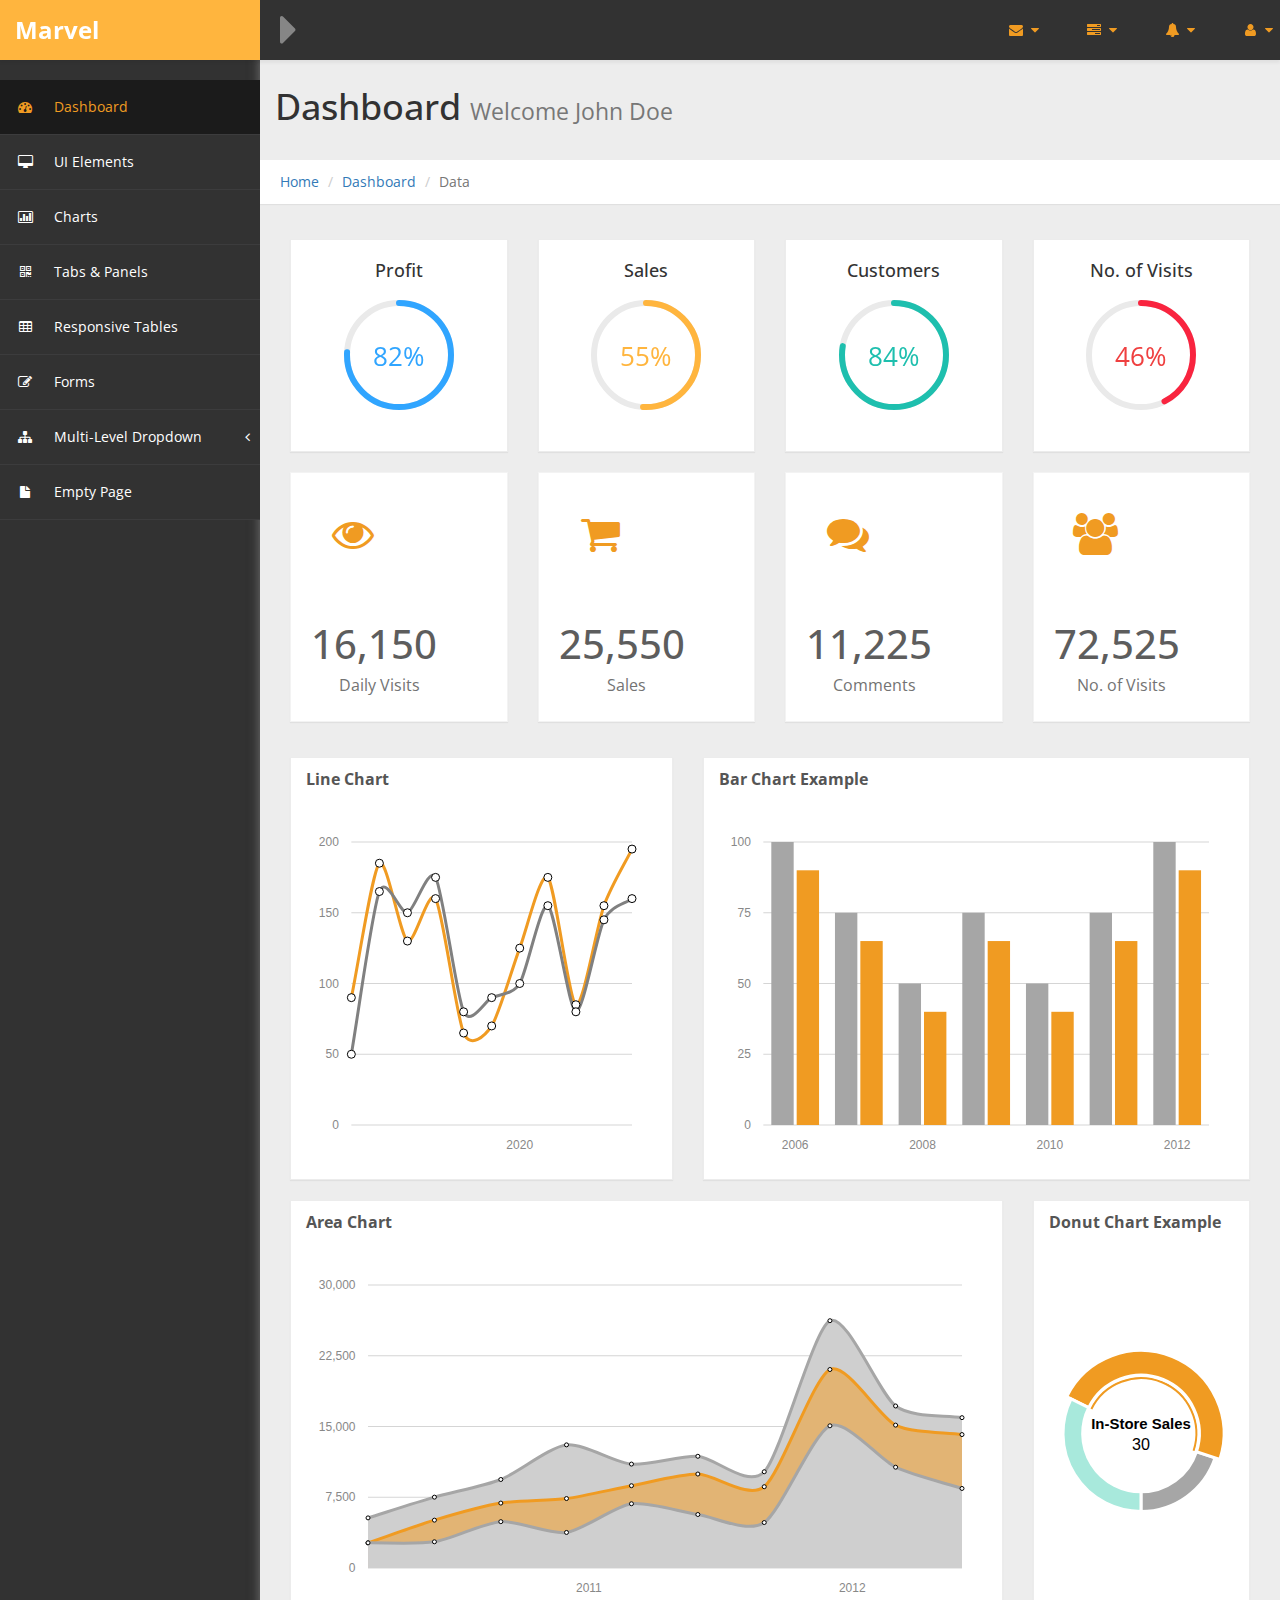
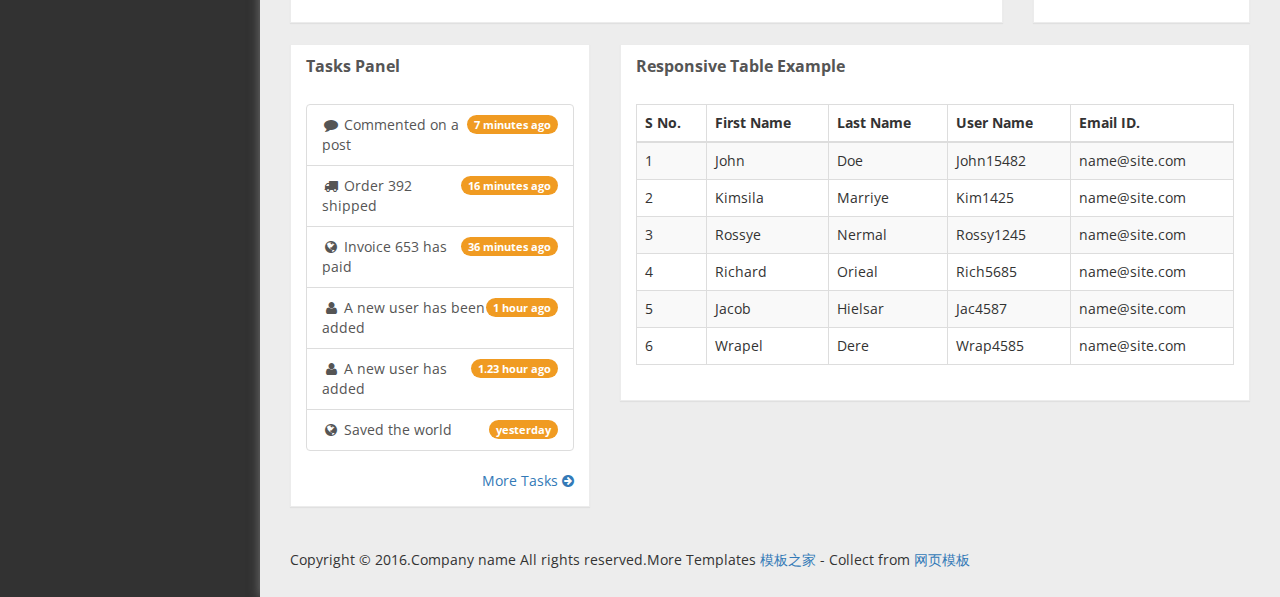
<file: index.html>
﻿<!DOCTYPE html>
<html xmlns="http://www.w3.org/1999/xhtml">

<head>
    <meta charset="utf-8" />
    <meta name="viewport" content="width=device-width, initial-scale=1.0" />
    <title>cssmoban</title>
    <!-- Bootstrap Styles-->
    <link href="assets/css/bootstrap.css" rel="stylesheet" />
    <!-- FontAwesome Styles-->
    <link href="assets/css/font-awesome.css" rel="stylesheet" />
    <!-- Morris Chart Styles-->
    <link href="assets/js/morris/morris-0.4.3.min.css" rel="stylesheet" />
    <!-- Custom Styles-->
    <link href="assets/css/custom-styles.css" rel="stylesheet" />
    <!-- Google Fonts-->
    <link href='https://fonts.googleapis.com/css?family=Open+Sans' rel='stylesheet' type='text/css' />
    <link rel="stylesheet" href="assets/js/Lightweight-Chart/cssCharts.css"> 
</head>

<body>
    <div id="wrapper">
        <nav class="navbar navbar-default top-navbar" role="navigation">
            <div class="navbar-header">
                <button type="button" class="navbar-toggle" data-toggle="collapse" data-target=".sidebar-collapse">
                    <span class="sr-only">Toggle navigation</span>
                    <span class="icon-bar"></span>
                    <span class="icon-bar"></span>
                    <span class="icon-bar"></span>
                </button>
                <a class="navbar-brand" href="index.html"><strong>Marvel</strong></a>
				
		<div id="sideNav" href=""><i class="fa fa-caret-right"></i></div>
            </div>

            <ul class="nav navbar-top-links navbar-right">
                <li class="dropdown">
                    <a class="dropdown-toggle" data-toggle="dropdown" href="#" aria-expanded="false">
                        <i class="fa fa-envelope fa-fw"></i> <i class="fa fa-caret-down"></i>
                    </a>
                    <ul class="dropdown-menu dropdown-messages">
                        <li>
                            <a href="#">
                                <div>
                                    <strong>John Doe</strong>
                                    <span class="pull-right text-muted">
                                        <em>Today</em>
                                    </span>
                                </div>
                                <div>Lorem Ipsum has been the industry's standard dummy text ever since the 1500s...</div>
                            </a>
                        </li>
                        <li class="divider"></li>
                        <li>
                            <a href="#">
                                <div>
                                    <strong>John Smith</strong>
                                    <span class="pull-right text-muted">
                                        <em>Yesterday</em>
                                    </span>
                                </div>
                                <div>Lorem Ipsum has been the industry's standard dummy text ever since an kwilnw...</div>
                            </a>
                        </li>
                        <li class="divider"></li>
                        <li>
                            <a href="#">
                                <div>
                                    <strong>John Smith</strong>
                                    <span class="pull-right text-muted">
                                        <em>Yesterday</em>
                                    </span>
                                </div>
                                <div>Lorem Ipsum has been the industry's standard dummy text ever since the...</div>
                            </a>
                        </li>
                        <li class="divider"></li>
                        <li>
                            <a class="text-center" href="#">
                                <strong>Read All Messages</strong>
                                <i class="fa fa-angle-right"></i>
                            </a>
                        </li>
                    </ul>
                    <!-- /.dropdown-messages -->
                </li>
                <!-- /.dropdown -->
                <li class="dropdown">
                    <a class="dropdown-toggle" data-toggle="dropdown" href="#" aria-expanded="false">
                        <i class="fa fa-tasks fa-fw"></i> <i class="fa fa-caret-down"></i>
                    </a>
                    <ul class="dropdown-menu dropdown-tasks">
                        <li>
                            <a href="#">
                                <div>
                                    <p>
                                        <strong>Task 1</strong>
                                        <span class="pull-right text-muted">60% Complete</span>
                                    </p>
                                    <div class="progress progress-striped active">
                                        <div class="progress-bar progress-bar-success" role="progressbar" aria-valuenow="60" aria-valuemin="0" aria-valuemax="100" style="width: 60%">
                                            <span class="sr-only">60% Complete (success)</span>
                                        </div>
                                    </div>
                                </div>
                            </a>
                        </li>
                        <li class="divider"></li>
                        <li>
                            <a href="#">
                                <div>
                                    <p>
                                        <strong>Task 2</strong>
                                        <span class="pull-right text-muted">28% Complete</span>
                                    </p>
                                    <div class="progress progress-striped active">
                                        <div class="progress-bar progress-bar-info" role="progressbar" aria-valuenow="28" aria-valuemin="0" aria-valuemax="100" style="width: 28%">
                                            <span class="sr-only">28% Complete</span>
                                        </div>
                                    </div>
                                </div>
                            </a>
                        </li>
                        <li class="divider"></li>
                        <li>
                            <a href="#">
                                <div>
                                    <p>
                                        <strong>Task 3</strong>
                                        <span class="pull-right text-muted">60% Complete</span>
                                    </p>
                                    <div class="progress progress-striped active">
                                        <div class="progress-bar progress-bar-warning" role="progressbar" aria-valuenow="60" aria-valuemin="0" aria-valuemax="100" style="width: 60%">
                                            <span class="sr-only">60% Complete (warning)</span>
                                        </div>
                                    </div>
                                </div>
                            </a>
                        </li>
                        <li class="divider"></li>
                        <li>
                            <a href="#">
                                <div>
                                    <p>
                                        <strong>Task 4</strong>
                                        <span class="pull-right text-muted">85% Complete</span>
                                    </p>
                                    <div class="progress progress-striped active">
                                        <div class="progress-bar progress-bar-danger" role="progressbar" aria-valuenow="85" aria-valuemin="0" aria-valuemax="100" style="width: 85%">
                                            <span class="sr-only">85% Complete (danger)</span>
                                        </div>
                                    </div>
                                </div>
                            </a>
                        </li>
                        <li class="divider"></li>
                        <li>
                            <a class="text-center" href="#">
                                <strong>See All Tasks</strong>
                                <i class="fa fa-angle-right"></i>
                            </a>
                        </li>
                    </ul>
                    <!-- /.dropdown-tasks -->
                </li>
                <!-- /.dropdown -->
                <li class="dropdown">
                    <a class="dropdown-toggle" data-toggle="dropdown" href="#" aria-expanded="false">
                        <i class="fa fa-bell fa-fw"></i> <i class="fa fa-caret-down"></i>
                    </a>
                    <ul class="dropdown-menu dropdown-alerts">
                        <li>
                            <a href="#">
                                <div>
                                    <i class="fa fa-comment fa-fw"></i> New Comment
                                    <span class="pull-right text-muted small">4 min</span>
                                </div>
                            </a>
                        </li>
                        <li class="divider"></li>
                        <li>
                            <a href="#">
                                <div>
                                    <i class="fa fa-twitter fa-fw"></i> 3 New Followers
                                    <span class="pull-right text-muted small">12 min</span>
                                </div>
                            </a>
                        </li>
                        <li class="divider"></li>
                        <li>
                            <a href="#">
                                <div>
                                    <i class="fa fa-envelope fa-fw"></i> Message Sent
                                    <span class="pull-right text-muted small">4 min</span>
                                </div>
                            </a>
                        </li>
                        <li class="divider"></li>
                        <li>
                            <a href="#">
                                <div>
                                    <i class="fa fa-tasks fa-fw"></i> New Task
                                    <span class="pull-right text-muted small">4 min</span>
                                </div>
                            </a>
                        </li>
                        <li class="divider"></li>
                        <li>
                            <a href="#">
                                <div>
                                    <i class="fa fa-upload fa-fw"></i> Server Rebooted
                                    <span class="pull-right text-muted small">4 min</span>
                                </div>
                            </a>
                        </li>
                        <li class="divider"></li>
                        <li>
                            <a class="text-center" href="#">
                                <strong>See All Alerts</strong>
                                <i class="fa fa-angle-right"></i>
                            </a>
                        </li>
                    </ul>
                    <!-- /.dropdown-alerts -->
                </li>
                <!-- /.dropdown -->
                <li class="dropdown">
                    <a class="dropdown-toggle" data-toggle="dropdown" href="#" aria-expanded="false">
                        <i class="fa fa-user fa-fw"></i> <i class="fa fa-caret-down"></i>
                    </a>
                    <ul class="dropdown-menu dropdown-user">
                        <li><a href="#"><i class="fa fa-user fa-fw"></i> User Profile</a>
                        </li>
                        <li><a href="#"><i class="fa fa-gear fa-fw"></i> Settings</a>
                        </li>
                        <li class="divider"></li>
                        <li><a href="#"><i class="fa fa-sign-out fa-fw"></i> Logout</a>
                        </li>
                    </ul>
                    <!-- /.dropdown-user -->
                </li>
                <!-- /.dropdown -->
            </ul>
        </nav>
        <!--/. NAV TOP  -->
        <nav class="navbar-default navbar-side" role="navigation">
            <div class="sidebar-collapse">
                <ul class="nav" id="main-menu">

                    <li>
                        <a class="active-menu" href="index.html"><i class="fa fa-dashboard"></i> Dashboard</a>
                    </li>
                    <li>
                        <a href="ui-elements.html"><i class="fa fa-desktop"></i> UI Elements</a>
                    </li>
					<li>
                        <a href="chart.html"><i class="fa fa-bar-chart-o"></i> Charts</a>
                    </li>
                    <li>
                        <a href="tab-panel.html"><i class="fa fa-qrcode"></i> Tabs & Panels</a>
                    </li>
                    
                    <li>
                        <a href="table.html"><i class="fa fa-table"></i> Responsive Tables</a>
                    </li>
                    <li>
                        <a href="form.html"><i class="fa fa-edit"></i> Forms </a>
                    </li>


                    <li>
                        <a href="#"><i class="fa fa-sitemap"></i> Multi-Level Dropdown<span class="fa arrow"></span></a>
                        <ul class="nav nav-second-level">
                            <li>
                                <a href="#">Second Level Link</a>
                            </li>
                            <li>
                                <a href="#">Second Level Link</a>
                            </li>
                            <li>
                                <a href="#">Second Level Link<span class="fa arrow"></span></a>
                                <ul class="nav nav-third-level">
                                    <li>
                                        <a href="#">Third Level Link</a>
                                    </li>
                                    <li>
                                        <a href="#">Third Level Link</a>
                                    </li>
                                    <li>
                                        <a href="#">Third Level Link</a>
                                    </li>

                                </ul>

                            </li>
                        </ul>
                    </li>
                    <li>
                        <a href="empty.html"><i class="fa fa-fw fa-file"></i> Empty Page</a>
                    </li>
                </ul>

            </div>

        </nav>
        <!-- /. NAV SIDE  -->
      
		<div id="page-wrapper">
		  <div class="header"> 
                        <h1 class="page-header">
                            Dashboard <small>Welcome John Doe</small>
                        </h1>
						<ol class="breadcrumb">
					  <li><a href="#">Home</a></li>
					  <li><a href="#">Dashboard</a></li>
					  <li class="active">Data</li>
					</ol> 
									
		</div>
            <div id="page-inner">

                <!-- /. ROW  -->
	
		<div class="row">
			<div class="col-xs-6 col-md-3">
				<div class="panel panel-default">
					<div class="panel-body easypiechart-panel">
						<h4>Profit</h4>
						<div class="easypiechart" id="easypiechart-blue" data-percent="82" ><span class="percent">82%</span>
						</div>
					</div>
				</div>
			</div>
			<div class="col-xs-6 col-md-3">
				<div class="panel panel-default">
					<div class="panel-body easypiechart-panel">
						<h4>Sales</h4>
						<div class="easypiechart" id="easypiechart-orange" data-percent="55" ><span class="percent">55%</span>
						</div>
					</div>
				</div>
			</div>
			<div class="col-xs-6 col-md-3">
				<div class="panel panel-default">
					<div class="panel-body easypiechart-panel">
						<h4>Customers</h4>
						<div class="easypiechart" id="easypiechart-teal" data-percent="84" ><span class="percent">84%</span>
						</div>
					</div>
				</div>
			</div>
			<div class="col-xs-6 col-md-3">
				<div class="panel panel-default">
					<div class="panel-body easypiechart-panel">
						<h4>No. of Visits</h4>
						<div class="easypiechart" id="easypiechart-red" data-percent="46" ><span class="percent">46%</span>
						</div>
					</div>
				</div>
			</div>
		</div><!--/.row-->
			
		
                <div class="row">
                    <div class="col-md-3 col-sm-12 col-xs-12">
                        <div class="panel panel-primary text-center no-boder blue">
                            <div class="panel-left pull-left blue">
                                <i class="fa fa-eye fa-5x"></i>
                                
                            </div>
                            <div class="panel-right">
								<h3>16,150</h3>
                               <strong> Daily Visits</strong>
                            </div>
                        </div>
                    </div>
                    <div class="col-md-3 col-sm-12 col-xs-12">
                        <div class="panel panel-primary text-center no-boder blue">
                              <div class="panel-left pull-left blue">
                                <i class="fa fa-shopping-cart fa-5x"></i>
								</div>
                                
                            <div class="panel-right">
							<h3>25,550 </h3>
                               <strong> Sales</strong>

                            </div>
                        </div>
                    </div>
                    <div class="col-md-3 col-sm-12 col-xs-12">
                        <div class="panel panel-primary text-center no-boder blue">
                            <div class="panel-left pull-left blue">
                                <i class="fa fa fa-comments fa-5x"></i>
                               
                            </div>
                            <div class="panel-right">
							 <h3>11,225 </h3>
                               <strong> Comments </strong>

                            </div>
                        </div>
                    </div>
                    <div class="col-md-3 col-sm-12 col-xs-12">
                        <div class="panel panel-primary text-center no-boder blue">
                            <div class="panel-left pull-left blue">
                                <i class="fa fa-users fa-5x"></i>
                                
                            </div>
                            <div class="panel-right">
							<h3>72,525 </h3>
                             <strong>No. of Visits</strong>

                            </div>
                        </div>
                    </div>
                </div>
				
				<div class="row">
				<div class="col-md-5">
						<div class="panel panel-default">
						<div class="panel-heading">
							Line Chart
						</div>
						<div class="panel-body">
							<div id="morris-line-chart"></div>
						</div>						
					</div>   
					</div>		
					
						<div class="col-md-7">
					<div class="panel panel-default">
					<div class="panel-heading">
                                Bar Chart Example
                            </div>
                            <div class="panel-body">
                                <div id="morris-bar-chart"></div>
                            </div>
						
					</div>  
					</div>
					
				</div> 
			 
				
				
                <div class="row">
                    <div class="col-md-9 col-sm-12 col-xs-12">
                        <div class="panel panel-default">                            
							<div class="panel-heading">
							Area Chart
						</div>
						<div class="panel-body">
							<div id="morris-area-chart"></div>
						</div>
                        </div>
                    </div>
                    <div class="col-md-3 col-sm-12 col-xs-12">
                        <div class="panel panel-default">
                            <div class="panel-heading">
                                Donut Chart Example
                            </div>
                            <div class="panel-body">
                                <div id="morris-donut-chart"></div>
                            </div>
                        </div>
                    </div>

                </div>
				<div class="row">
				<div class="col-md-12">
				
					</div>		
				</div> 	
                <!-- /. ROW  -->

	   
				
				
				
                <div class="row">
                    <div class="col-md-4 col-sm-12 col-xs-12">
                        <div class="panel panel-default">
                            <div class="panel-heading">
                                Tasks Panel
                            </div>
                            <div class="panel-body">
                                <div class="list-group">

                                    <a href="#" class="list-group-item">
                                        <span class="badge">7 minutes ago</span>
                                        <i class="fa fa-fw fa-comment"></i> Commented on a post
                                    </a>
                                    <a href="#" class="list-group-item">
                                        <span class="badge">16 minutes ago</span>
                                        <i class="fa fa-fw fa-truck"></i> Order 392 shipped
                                    </a>
                                    <a href="#" class="list-group-item">
                                        <span class="badge">36 minutes ago</span>
                                        <i class="fa fa-fw fa-globe"></i> Invoice 653 has paid
                                    </a>
                                    <a href="#" class="list-group-item">
                                        <span class="badge">1 hour ago</span>
                                        <i class="fa fa-fw fa-user"></i> A new user has been added
                                    </a>
                                    <a href="#" class="list-group-item">
                                        <span class="badge">1.23 hour ago</span>
                                        <i class="fa fa-fw fa-user"></i> A new user has added
                                    </a>
                                    <a href="#" class="list-group-item">
                                        <span class="badge">yesterday</span>
                                        <i class="fa fa-fw fa-globe"></i> Saved the world
                                    </a>
                                </div>
                                <div class="text-right">
                                    <a href="#">More Tasks <i class="fa fa-arrow-circle-right"></i></a>
                                </div>
                            </div>
                        </div>

                    </div>
                    <div class="col-md-8 col-sm-12 col-xs-12">

                        <div class="panel panel-default">
                            <div class="panel-heading">
                                Responsive Table Example
                            </div> 
                            <div class="panel-body">
                                <div class="table-responsive">
                                    <table class="table table-striped table-bordered table-hover">
                                        <thead>
                                            <tr>
                                                <th>S No.</th>
                                                <th>First Name</th>
                                                <th>Last Name</th>
                                                <th>User Name</th>
                                                <th>Email ID.</th>
                                            </tr>
                                        </thead>
                                        <tbody>
                                            <tr>
                                                <td>1</td>
                                                <td>John</td>
                                                <td>Doe</td>
                                                <td>John15482</td>
                                                <td>name@site.com</td>
                                            </tr>
                                            <tr>
                                                <td>2</td>
                                                <td>Kimsila</td>
                                                <td>Marriye</td>
                                                <td>Kim1425</td>
                                                <td>name@site.com</td>
                                            </tr>
                                            <tr>
                                                <td>3</td>
                                                <td>Rossye</td>
                                                <td>Nermal</td>
                                                <td>Rossy1245</td>
                                                <td>name@site.com</td>
                                            </tr>
                                            <tr>
                                                <td>4</td>
                                                <td>Richard</td>
                                                <td>Orieal</td>
                                                <td>Rich5685</td>
                                                <td>name@site.com</td>
                                            </tr>
                                            <tr>
                                                <td>5</td>
                                                <td>Jacob</td>
                                                <td>Hielsar</td>
                                                <td>Jac4587</td>
                                                <td>name@site.com</td>
                                            </tr>
                                            <tr>
                                                <td>6</td>
                                                <td>Wrapel</td>
                                                <td>Dere</td>
                                                <td>Wrap4585</td>
                                                <td>name@site.com</td>
                                            </tr>

                                        </tbody>
                                    </table>
                                </div>
                            </div>
                        </div>

                    </div>
                </div>
                <!-- /. ROW  -->
			
		
				<footer><p>Copyright &copy; 2016.Company name All rights reserved.More Templates <a href="http://www.cssmoban.com/" target="_blank" title="模板之家">模板之家</a> - Collect from <a href="http://www.cssmoban.com/" title="网页模板" target="_blank">网页模板</a></p>
				
        
				</footer>
            </div>
            <!-- /. PAGE INNER  -->
        </div>
        <!-- /. PAGE WRAPPER  -->
    </div>
    <!-- /. WRAPPER  -->
    <!-- JS Scripts-->
    <!-- jQuery Js -->
    <script src="assets/js/jquery-1.10.2.js"></script>
    <!-- Bootstrap Js -->
    <script src="assets/js/bootstrap.min.js"></script>
	 
    <!-- Metis Menu Js -->
    <script src="assets/js/jquery.metisMenu.js"></script>
    <!-- Morris Chart Js -->
    <script src="assets/js/morris/raphael-2.1.0.min.js"></script>
    <script src="assets/js/morris/morris.js"></script>
	
	
	<script src="assets/js/easypiechart.js"></script>
	<script src="assets/js/easypiechart-data.js"></script>
	
	 <script src="assets/js/Lightweight-Chart/jquery.chart.js"></script>
	
    <!-- Custom Js -->
    <script src="assets/js/custom-scripts.js"></script>

      <script>
    
      </script>

</body>

</html>
</file>
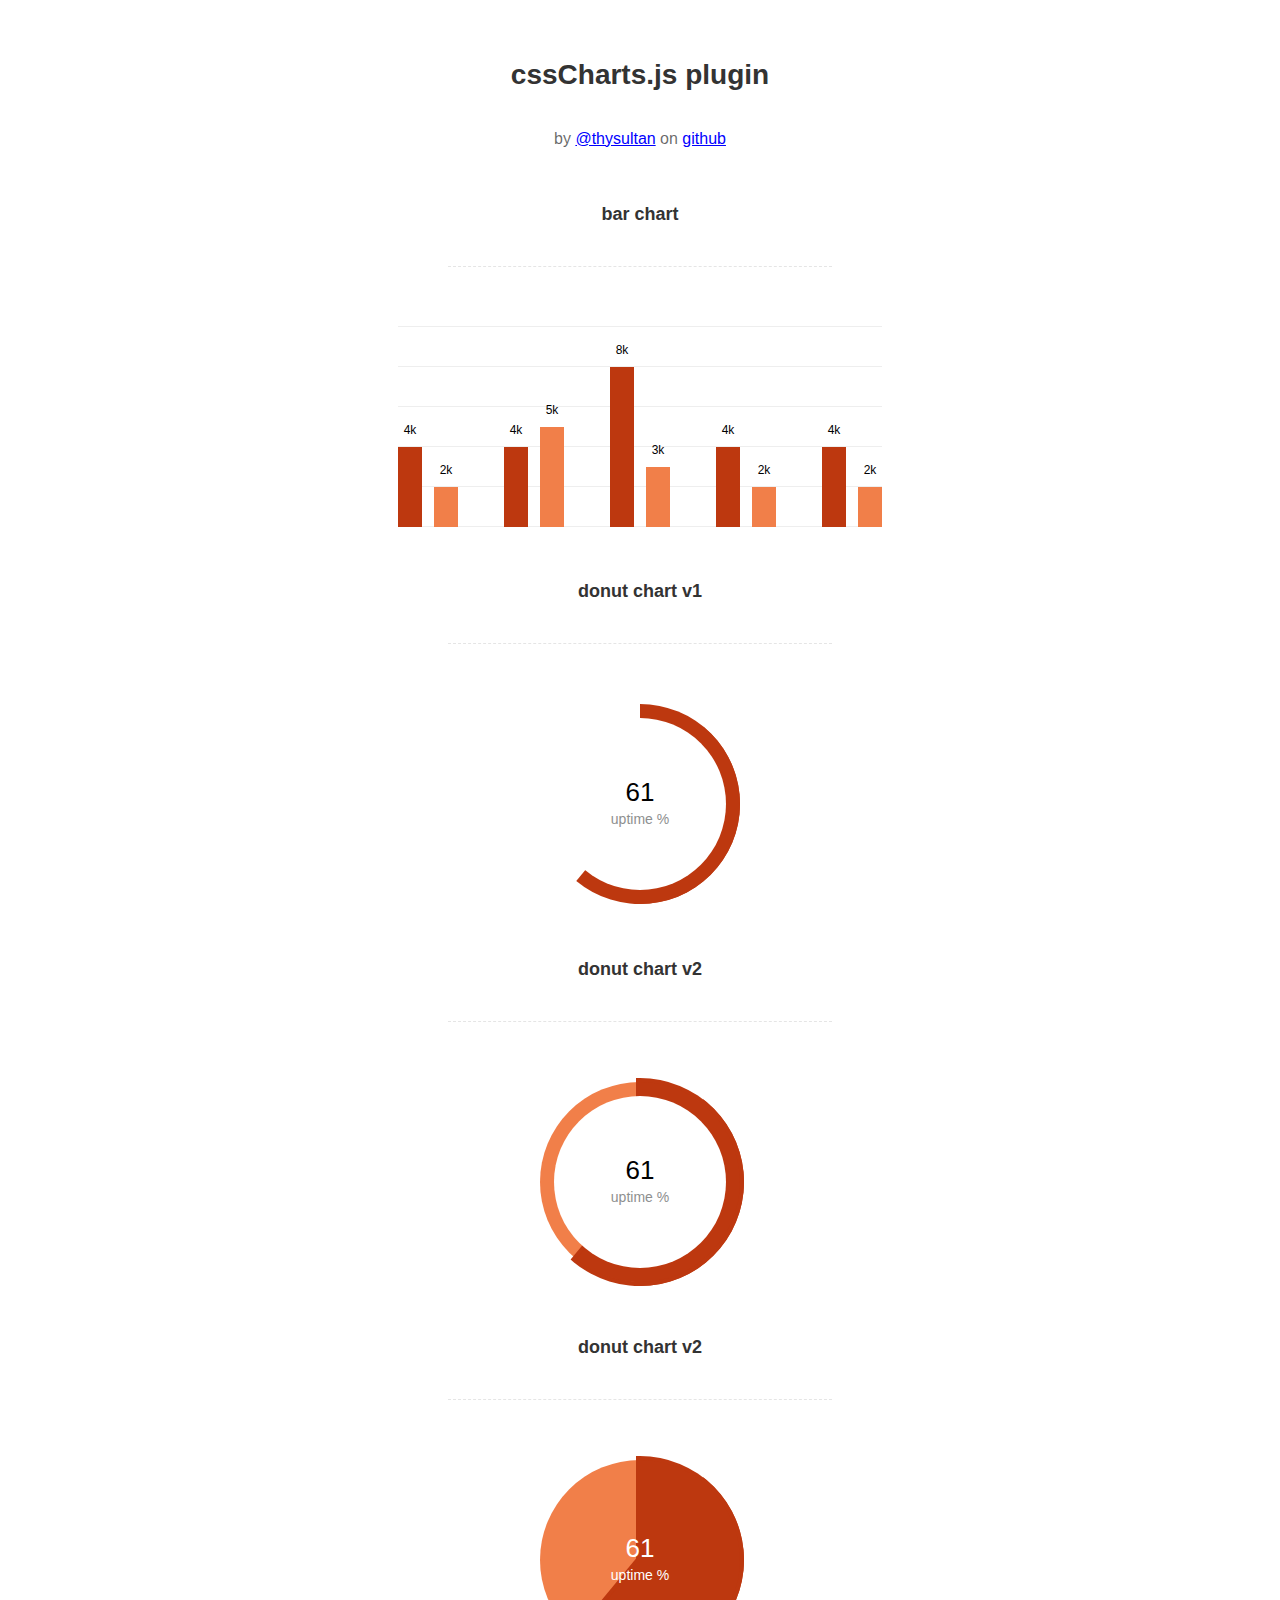
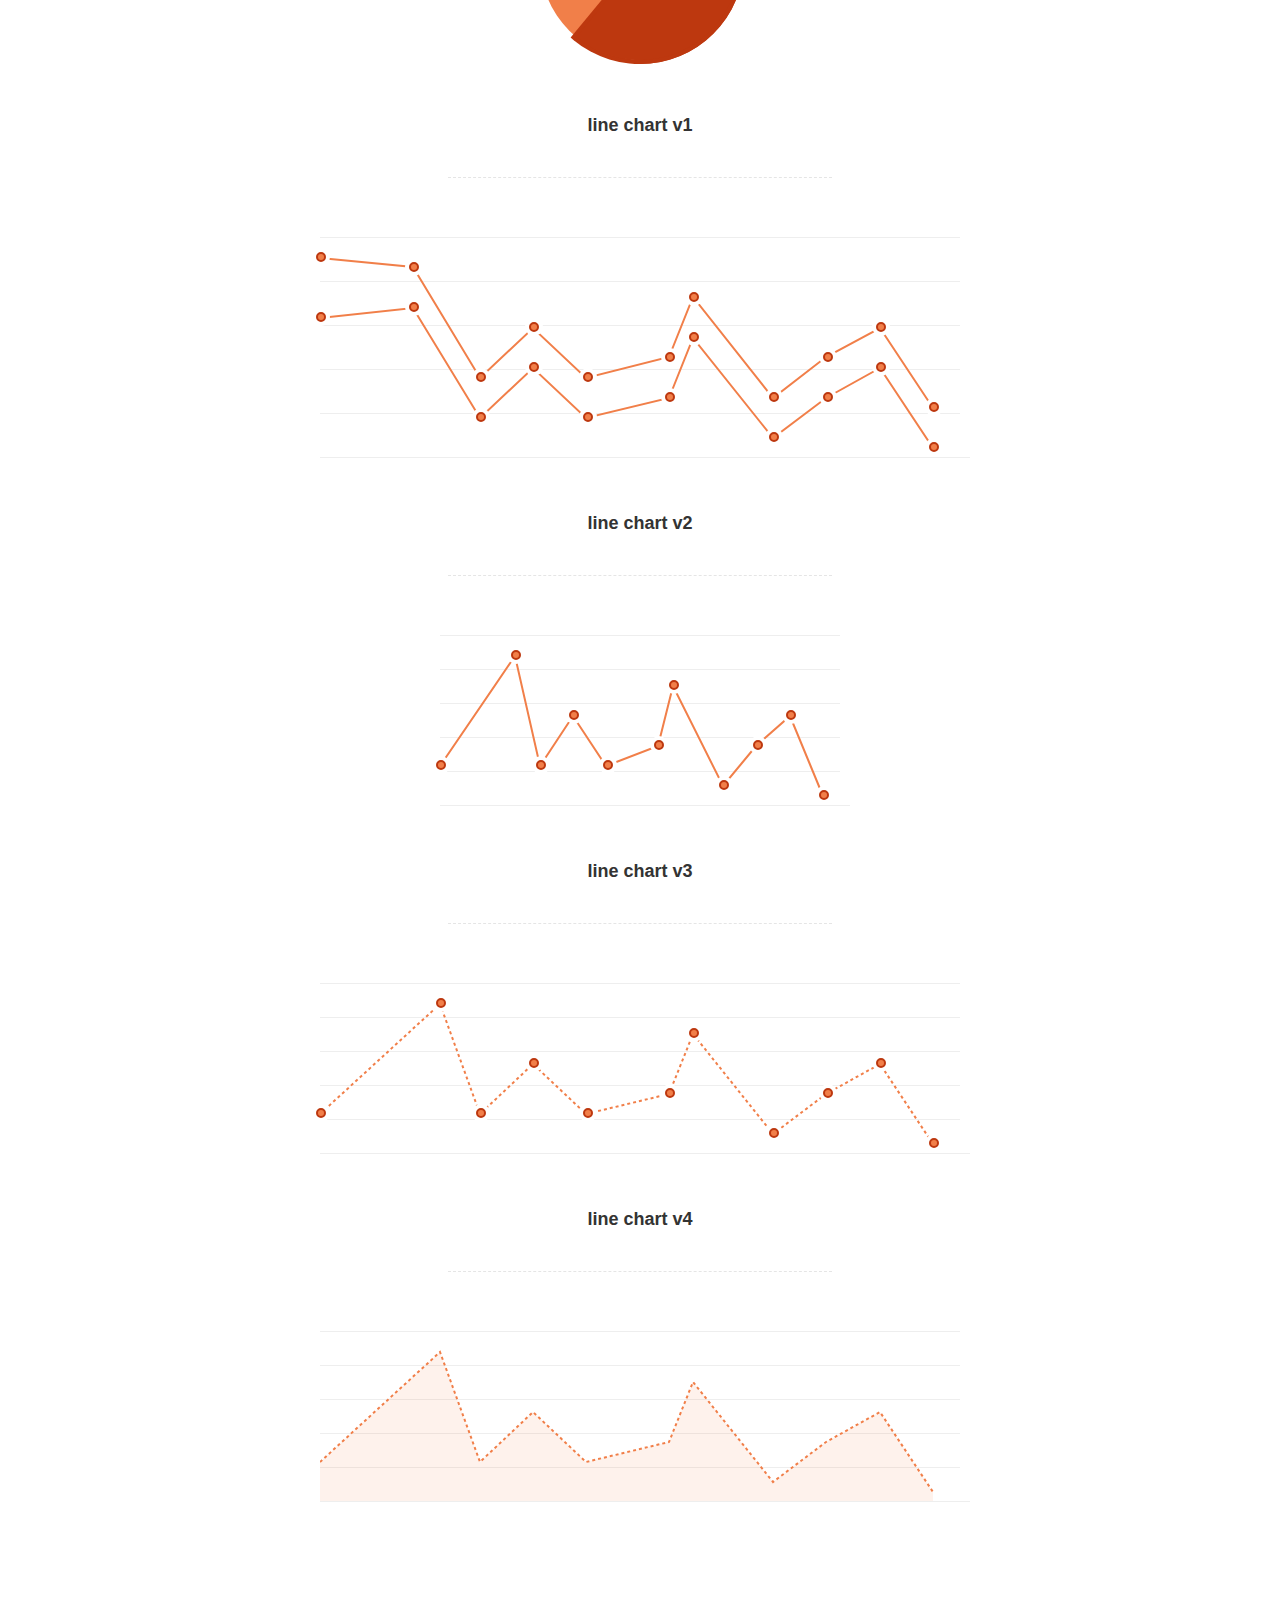
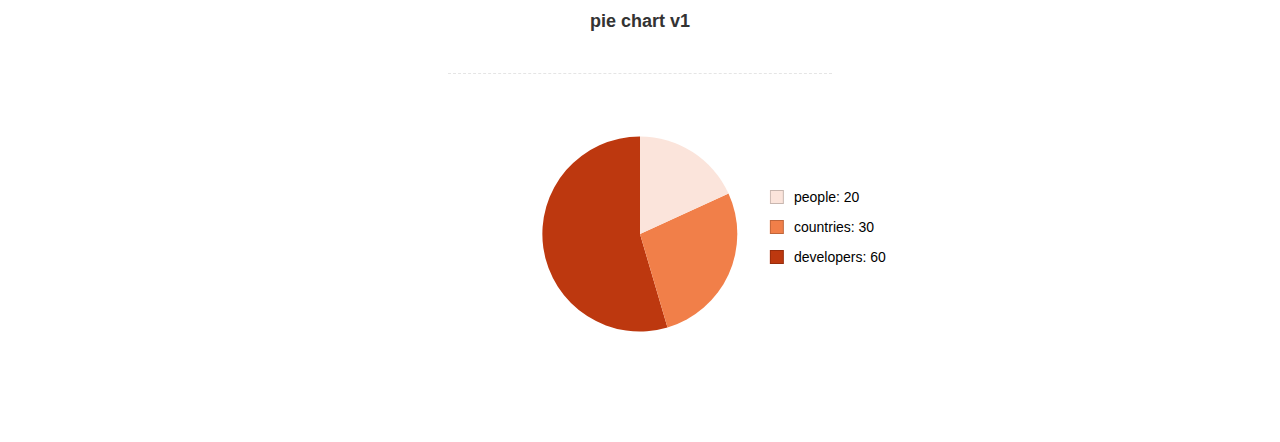
<file: assets/js/Lightweight-Chart/index.html>
<!doctype html>
<html>
    <head>
        <meta charset="utf-8">
        <meta name="description" content="A jquery plugin to create simple donut, bar or line charts with dom nodes, style with css.">
        <meta name="viewport" content="width=device-width, initial-scale=1">
        <title>cssCharts.js - jquery css charts</title>
        <script src="https://ajax.googleapis.com/ajax/libs/jquery/2.1.3/jquery.min.js"></script>

        <link rel="stylesheet" href="cssCharts.css">
        <script src="jquery.chart.js"></script>

        <style>
          /* page specific styles*/
          h1{text-align:center;font-family:sans-serif;font-size:28px;color:#333;padding:40px 0 0 0;}
          h2{text-align:center;font-family:sans-serif;font-size:18px;color:#333;padding:40px 0 0 0;}
          hr{width:60%;height:1px;background:none;border:none;border-bottom:1px dashed rgba(0,0,0,0.1);outline:none;margin:40px auto 60px auto;}

          .desc p{text-align:center;font-size:16px;color:rgba(0,0,0,0.6);padding:20px 0 0 0;font-family:sans-serif;}
          .desc a{color:blue;}
          .wrap{margin:0 auto;width:640px;padding-bottom:100px;}
          #line{width:400px;}
          /* page specific styles*/
        </style>
    </head>
    <body>
      <div class="wrap">

        <div class="desc">
          <h1>cssCharts.js plugin</h1><p>by
          <a href="http://twitter.com/thysultan">@thysultan</a> on
          <a href="https://github.com/sultantarimo/cssCharts.js">github</a>
        </p>
        </div>

        <h2>bar chart</h2>
        <hr>

        <div class="chart">
            <ul class="bar-chart" data-bars="[4,2],[4,5],[8,3],[4,2],[4,2]" data-max="10" data-unit="k" data-width="24"></ul>
        </div>
        <!-- data max is the 100% point of the graph -->
        <!-- set data-grid to 0 for no grid -->
        <!-- data-width is the individual bars width -->

        <h2>donut chart v1</h2>
        <hr>

        <div class="chart">
          <div class="donut-chart" data-percent="0.61" data-title="uptime %"></div>
        </div>

        <h2>donut chart v2</h2>
        <hr>

        <div class="chart">
          <div class="donut-chart fill" data-percent="0.61" data-title="uptime %"></div>
        </div>

        <h2>donut chart v2</h2>
        <hr>

        <div class="chart">
          <div class="donut-chart pie-chart fill" data-percent="0.61" data-title="uptime %"></div>
        </div>
        <!-- pie-chart class for pie chart -->
        <!-- fill class for default donut fill enabled-->

        <h2>line chart v1</h2>
        <hr>

        <div class="chart">
          <ul data-cord="[[0,70,120,160,200,262,280,340,380,420,460],[140,150,40,90,40,60,120,20,60,90,10]],[[0,70,120,160,200,262,280,340,380,420,460],[200,190,80,130,80,100,160,60,100,130,50]]"  class="line-chart"></ul>
        </div>
        <!-- multiple graphs [[x cords],[y cords]] [[x cords],[y cords]] -->

        <h2>line chart v2</h2>
        <hr>

        <div class="chart" id="line">
          <ul data-cord="[0,90,120,160,200,262,280,340,380,420,460],[40,150,40,90,40,60,120,20,60,90,10]" class="line-chart"></ul>
        </div>

        <h2>line chart v3</h2>
        <hr>

        <div class="chart dotted">
          <ul data-cord="[0,90,120,160,200,262,280,340,380,420,460],[40,150,40,90,40,60,120,20,60,90,10]" class="line-chart"></ul>
        </div>

        <h2>line chart v4</h2>
        <hr>

        <div class="chart dotted">
          <ul data-cord="[0,90,120,160,200,262,280,340,380,420,460],[40,150,40,90,40,60,120,20,60,90,10]" data-fill="1" class="line-chart no-points"></ul>
        </div>
        <!-- single graph [x cords],[y cords] -->


        <br><br><br>
        <h2>pie chart v1</h2>
        <hr>

        <div class="chart">
          <div class="pie-thychart" data-set='[["people", 20], ["countries",30], ["developers",60]]' data-colors="#FBE4DB,#F17F49,#BD380F"></div>
        </div>

      </div>

      <script>
        $(function() {
            $('.bar-chart').cssCharts({type:"bar"});
            $('.donut-chart').cssCharts({type:"donut"}).trigger('show-donut-chart');
            $('.line-chart').cssCharts({type:"line"});

            $('.pie-thychart').cssCharts({type:"pie"});
        });
      </script>
    </body>
</html>
</file>
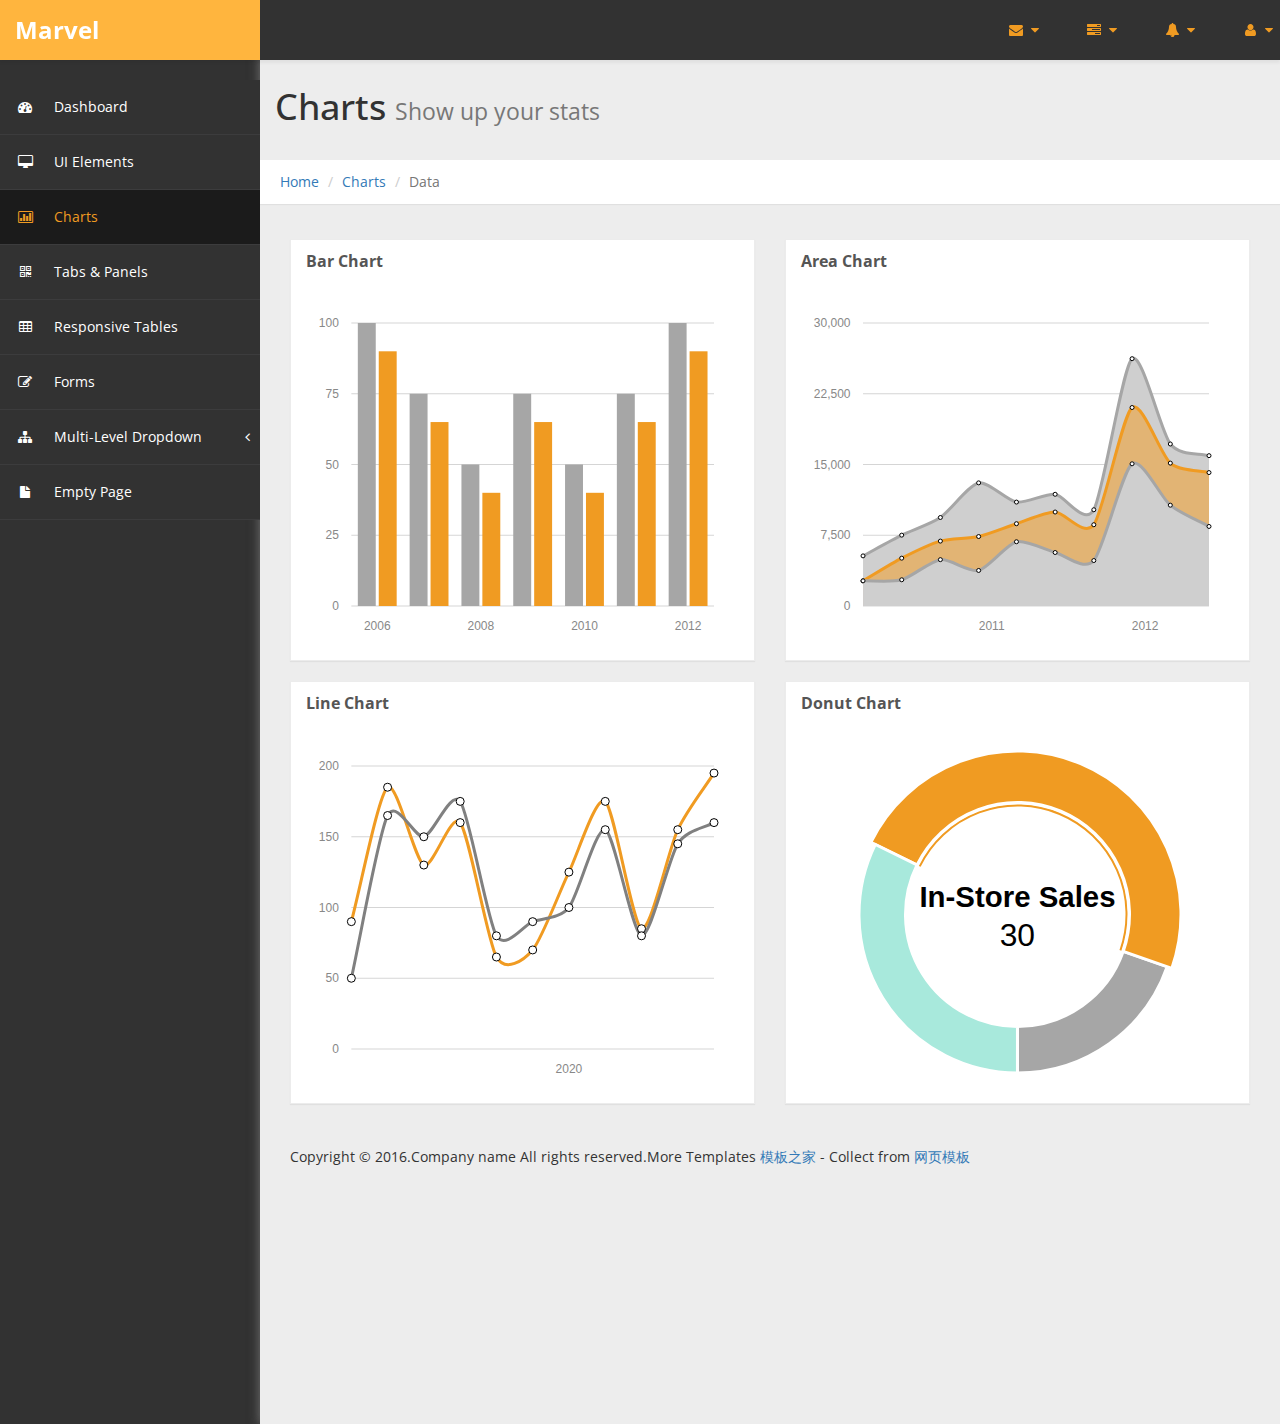
<file: chart.html>
﻿<!DOCTYPE html>
<html xmlns="http://www.w3.org/1999/xhtml">
<head>
<meta charset="utf-8" />
<meta name="viewport" content="width=device-width, initial-scale=1.0" />
<title>cssmoban</title>
<!-- Bootstrap Styles-->
<link href="assets/css/bootstrap.css" rel="stylesheet" />
 <!-- FontAwesome Styles-->
<link href="assets/css/font-awesome.css" rel="stylesheet" />
 <!-- Morris Chart Styles-->
<link href="assets/js/morris/morris-0.4.3.min.css" rel="stylesheet" />
	<!-- Custom Styles-->
<link href="assets/css/custom-styles.css" rel="stylesheet" />
 <!-- Google Fonts-->
<link href='https://fonts.googleapis.com/css?family=Open+Sans' rel='stylesheet' type='text/css' />
</head>
<body>
<div id="wrapper">
	<nav class="navbar navbar-default top-navbar" role="navigation">
		<div class="navbar-header">
			<button type="button" class="navbar-toggle" data-toggle="collapse" data-target=".sidebar-collapse">
				<span class="sr-only">Toggle navigation</span>
				<span class="icon-bar"></span>
				<span class="icon-bar"></span>
				<span class="icon-bar"></span>
			</button>
			<a class="navbar-brand" href="index.html"><strong>Marvel</strong></a>
		</div>

		<ul class="nav navbar-top-links navbar-right">
			<li class="dropdown">
				<a class="dropdown-toggle" data-toggle="dropdown" href="#" aria-expanded="false">
					<i class="fa fa-envelope fa-fw"></i> <i class="fa fa-caret-down"></i>
				</a>
				<ul class="dropdown-menu dropdown-messages">
					<li>
						<a href="#">
							<div>
								<strong>John Doe</strong>
								<span class="pull-right text-muted">
									<em>Today</em>
								</span>
							</div>
							<div>Lorem Ipsum has been the industry's standard dummy text ever since the 1500s...</div>
						</a>
					</li>
					<li class="divider"></li>
					<li>
						<a href="#">
							<div>
								<strong>John Smith</strong>
								<span class="pull-right text-muted">
									<em>Yesterday</em>
								</span>
							</div>
							<div>Lorem Ipsum has been the industry's standard dummy text ever since an kwilnw...</div>
						</a>
					</li>
					<li class="divider"></li>
					<li>
						<a href="#">
							<div>
								<strong>John Smith</strong>
								<span class="pull-right text-muted">
									<em>Yesterday</em>
								</span>
							</div>
							<div>Lorem Ipsum has been the industry's standard dummy text ever since the...</div>
						</a>
					</li>
					<li class="divider"></li>
					<li>
						<a class="text-center" href="#">
							<strong>Read All Messages</strong>
							<i class="fa fa-angle-right"></i>
						</a>
					</li>
				</ul>
				<!-- /.dropdown-messages -->
			</li>
			<!-- /.dropdown -->
			<li class="dropdown">
				<a class="dropdown-toggle" data-toggle="dropdown" href="#" aria-expanded="false">
					<i class="fa fa-tasks fa-fw"></i> <i class="fa fa-caret-down"></i>
				</a>
				<ul class="dropdown-menu dropdown-tasks">
					<li>
						<a href="#">
							<div>
								<p>
									<strong>Task 1</strong>
									<span class="pull-right text-muted">60% Complete</span>
								</p>
								<div class="progress progress-striped active">
									<div class="progress-bar progress-bar-success" role="progressbar" aria-valuenow="60" aria-valuemin="0" aria-valuemax="100" style="width: 60%">
										<span class="sr-only">60% Complete (success)</span>
									</div>
								</div>
							</div>
						</a>
					</li>
					<li class="divider"></li>
					<li>
						<a href="#">
							<div>
								<p>
									<strong>Task 2</strong>
									<span class="pull-right text-muted">28% Complete</span>
								</p>
								<div class="progress progress-striped active">
									<div class="progress-bar progress-bar-info" role="progressbar" aria-valuenow="28" aria-valuemin="0" aria-valuemax="100" style="width: 28%">
										<span class="sr-only">28% Complete</span>
									</div>
								</div>
							</div>
						</a>
					</li>
					<li class="divider"></li>
					<li>
						<a href="#">
							<div>
								<p>
									<strong>Task 3</strong>
									<span class="pull-right text-muted">60% Complete</span>
								</p>
								<div class="progress progress-striped active">
									<div class="progress-bar progress-bar-warning" role="progressbar" aria-valuenow="60" aria-valuemin="0" aria-valuemax="100" style="width: 60%">
										<span class="sr-only">60% Complete (warning)</span>
									</div>
								</div>
							</div>
						</a>
					</li>
					<li class="divider"></li>
					<li>
						<a href="#">
							<div>
								<p>
									<strong>Task 4</strong>
									<span class="pull-right text-muted">85% Complete</span>
								</p>
								<div class="progress progress-striped active">
									<div class="progress-bar progress-bar-danger" role="progressbar" aria-valuenow="85" aria-valuemin="0" aria-valuemax="100" style="width: 85%">
										<span class="sr-only">85% Complete (danger)</span>
									</div>
								</div>
							</div>
						</a>
					</li>
					<li class="divider"></li>
					<li>
						<a class="text-center" href="#">
							<strong>See All Tasks</strong>
							<i class="fa fa-angle-right"></i>
						</a>
					</li>
				</ul>
				<!-- /.dropdown-tasks -->
			</li>
			<!-- /.dropdown -->
			<li class="dropdown">
				<a class="dropdown-toggle" data-toggle="dropdown" href="#" aria-expanded="false">
					<i class="fa fa-bell fa-fw"></i> <i class="fa fa-caret-down"></i>
				</a>
				<ul class="dropdown-menu dropdown-alerts">
					<li>
						<a href="#">
							<div>
								<i class="fa fa-comment fa-fw"></i> New Comment
								<span class="pull-right text-muted small">4 min</span>
							</div>
						</a>
					</li>
					<li class="divider"></li>
					<li>
						<a href="#">
							<div>
								<i class="fa fa-twitter fa-fw"></i> 3 New Followers
								<span class="pull-right text-muted small">12 min</span>
							</div>
						</a>
					</li>
					<li class="divider"></li>
					<li>
						<a href="#">
							<div>
								<i class="fa fa-envelope fa-fw"></i> Message Sent
								<span class="pull-right text-muted small">4 min</span>
							</div>
						</a>
					</li>
					<li class="divider"></li>
					<li>
						<a href="#">
							<div>
								<i class="fa fa-tasks fa-fw"></i> New Task
								<span class="pull-right text-muted small">4 min</span>
							</div>
						</a>
					</li>
					<li class="divider"></li>
					<li>
						<a href="#">
							<div>
								<i class="fa fa-upload fa-fw"></i> Server Rebooted
								<span class="pull-right text-muted small">4 min</span>
							</div>
						</a>
					</li>
					<li class="divider"></li>
					<li>
						<a class="text-center" href="#">
							<strong>See All Alerts</strong>
							<i class="fa fa-angle-right"></i>
						</a>
					</li>
				</ul>
				<!-- /.dropdown-alerts -->
			</li>
			<!-- /.dropdown -->
			<li class="dropdown">
				<a class="dropdown-toggle" data-toggle="dropdown" href="#" aria-expanded="false">
					<i class="fa fa-user fa-fw"></i> <i class="fa fa-caret-down"></i>
				</a>
				<ul class="dropdown-menu dropdown-user">
					<li><a href="#"><i class="fa fa-user fa-fw"></i> User Profile</a>
					</li>
					<li><a href="#"><i class="fa fa-gear fa-fw"></i> Settings</a>
					</li>
					<li class="divider"></li>
					<li><a href="#"><i class="fa fa-sign-out fa-fw"></i> Logout</a>
					</li>
				</ul>
				<!-- /.dropdown-user -->
			</li>
			<!-- /.dropdown -->
		</ul>
	</nav>
	<!--/. NAV TOP  -->
	<nav class="navbar-default navbar-side" role="navigation">
		<div class="sidebar-collapse">
			<ul class="nav" id="main-menu">

				<li>
					<a href="index.html"><i class="fa fa-dashboard"></i> Dashboard</a>
				</li>
				<li>
					<a href="ui-elements.html"><i class="fa fa-desktop"></i> UI Elements</a>
				</li>
				<li>
					<a href="chart.html" class="active-menu"><i class="fa fa-bar-chart-o"></i> Charts</a>
				</li>
				<li>
					<a href="tab-panel.html"><i class="fa fa-qrcode"></i> Tabs & Panels</a>
				</li>
				
				<li>
					<a href="table.html"><i class="fa fa-table"></i> Responsive Tables</a>
				</li>
				<li>
					<a href="form.html"><i class="fa fa-edit"></i> Forms </a>
				</li>


				<li>
					<a href="#"><i class="fa fa-sitemap"></i> Multi-Level Dropdown<span class="fa arrow"></span></a>
					<ul class="nav nav-second-level">
						<li>
							<a href="#">Second Level Link</a>
						</li>
						<li>
							<a href="#">Second Level Link</a>
						</li>
						<li>
							<a href="#">Second Level Link<span class="fa arrow"></span></a>
							<ul class="nav nav-third-level">
								<li>
									<a href="#">Third Level Link</a>
								</li>
								<li>
									<a href="#">Third Level Link</a>
								</li>
								<li>
									<a href="#">Third Level Link</a>
								</li>

							</ul>

						</li>
					</ul>
				</li>
				<li>
					<a href="empty.html"><i class="fa fa-fw fa-file"></i> Empty Page</a>
				</li>
			</ul>

		</div>

	</nav>
	<!-- /. NAV SIDE  -->
	<div id="page-wrapper">
	  <div class="header"> 
					<h1 class="page-header">
						 Charts <small>Show up your stats</small>
					</h1>
					<ol class="breadcrumb">
				  <li><a href="#">Home</a></li>
				  <li><a href="#">Charts</a></li>
				  <li class="active">Data</li>
				</ol> 
								
	</div>
		<div id="page-inner"> 
		 
			<div class="row"> 
				
				  
						   <div class="col-md-6 col-sm-12 col-xs-12">                     
				<div class="panel panel-default">
					<div class="panel-heading">
						Bar Chart
					</div>
					<div class="panel-body">
						<div id="morris-bar-chart"></div>
					</div>
				</div>            
			</div>
				  <div class="col-md-6 col-sm-12 col-xs-12">                     
				<div class="panel panel-default">
					<div class="panel-heading">
						Area Chart
					</div>
					<div class="panel-body">
						<div id="morris-area-chart"></div>
					</div>
				</div>            
			</div> 
			
	   </div>
			 <!-- /. ROW  -->
			<div class="row">                     
				  
						   <div class="col-md-6 col-sm-12 col-xs-12">                     
				<div class="panel panel-default">
					<div class="panel-heading">
						Line Chart
					</div>
					<div class="panel-body">
						<div id="morris-line-chart"></div>
					</div>
				</div>            
			</div>
				  <div class="col-md-6 col-sm-12 col-xs-12">                     
				<div class="panel panel-default">
					<div class="panel-heading">
						Donut Chart
					</div>
					<div class="panel-body">                            
						<div id="morris-donut-chart"></div>
					</div>
				</div>            
			</div> 
			
	   </div>
			 <!-- /. ROW  -->
			 <footer><p>Copyright &copy; 2016.Company name All rights reserved.More Templates <a href="http://www.cssmoban.com/" target="_blank" title="模板之家">模板之家</a> - Collect from <a href="http://www.cssmoban.com/" title="网页模板" target="_blank">网页模板</a></p></footer>
			</div>
		 <!-- /. PAGE INNER  -->
		</div>
	 <!-- /. PAGE WRAPPER  -->
	</div>
 <!-- /. WRAPPER  -->
<!-- JS Scripts-->
<!-- jQuery Js -->
<script src="assets/js/jquery-1.10.2.js"></script>
  <!-- Bootstrap Js -->
<script src="assets/js/bootstrap.min.js"></script>
<!-- Metis Menu Js -->
<script src="assets/js/jquery.metisMenu.js"></script>
 <!-- Morris Chart Js -->
 <script src="assets/js/morris/raphael-2.1.0.min.js"></script>
<script src="assets/js/morris/morris.js"></script>
  <!-- Custom Js -->
<script src="assets/js/custom-scripts.js"></script>


</body>
</html>
</file>
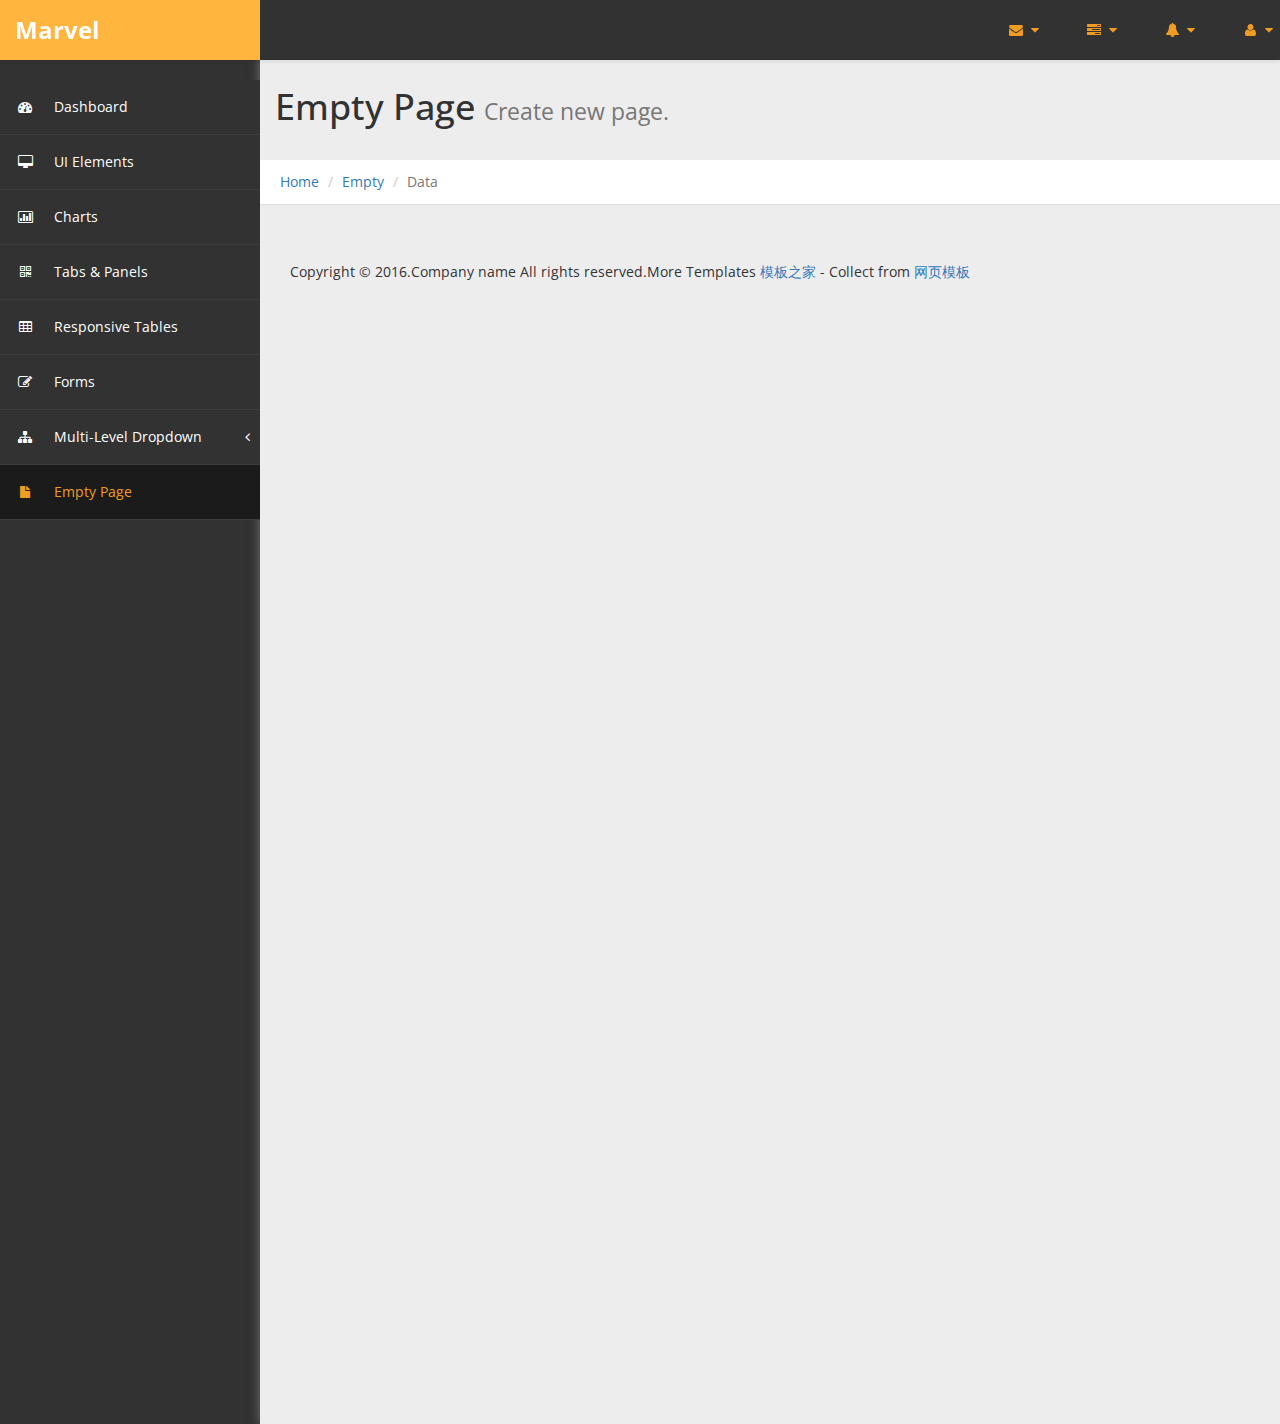
<file: empty.html>
﻿<!DOCTYPE html>
<html xmlns="http://www.w3.org/1999/xhtml">
<head>
    <meta charset="utf-8" />
    <meta name="viewport" content="width=device-width, initial-scale=1.0" />
    <title>cssmoban</title>
	<!-- Bootstrap Styles-->
    <link href="assets/css/bootstrap.css" rel="stylesheet" />
     <!-- FontAwesome Styles-->
    <link href="assets/css/font-awesome.css" rel="stylesheet" />
        <!-- Custom Styles-->
    <link href="assets/css/custom-styles.css" rel="stylesheet" />
     <!-- Google Fonts-->
   <link href='https://fonts.googleapis.com/css?family=Open+Sans' rel='stylesheet' type='text/css' />
</head>
<body>
    <div id="wrapper">
        <nav class="navbar navbar-default top-navbar" role="navigation">
            <div class="navbar-header">
                <button type="button" class="navbar-toggle" data-toggle="collapse" data-target=".sidebar-collapse">
                    <span class="sr-only">Toggle navigation</span>
                    <span class="icon-bar"></span>
                    <span class="icon-bar"></span>
                    <span class="icon-bar"></span>
                </button>
                <a class="navbar-brand" href="index.html"><strong>Marvel</strong></a>
            </div>

            <ul class="nav navbar-top-links navbar-right">
                <li class="dropdown">
                    <a class="dropdown-toggle" data-toggle="dropdown" href="#" aria-expanded="false">
                        <i class="fa fa-envelope fa-fw"></i> <i class="fa fa-caret-down"></i>
                    </a>
                    <ul class="dropdown-menu dropdown-messages">
                        <li>
                            <a href="#">
                                <div>
                                    <strong>John Doe</strong>
                                    <span class="pull-right text-muted">
                                        <em>Today</em>
                                    </span>
                                </div>
                                <div>Lorem Ipsum has been the industry's standard dummy text ever since the 1500s...</div>
                            </a>
                        </li>
                        <li class="divider"></li>
                        <li>
                            <a href="#">
                                <div>
                                    <strong>John Smith</strong>
                                    <span class="pull-right text-muted">
                                        <em>Yesterday</em>
                                    </span>
                                </div>
                                <div>Lorem Ipsum has been the industry's standard dummy text ever since an kwilnw...</div>
                            </a>
                        </li>
                        <li class="divider"></li>
                        <li>
                            <a href="#">
                                <div>
                                    <strong>John Smith</strong>
                                    <span class="pull-right text-muted">
                                        <em>Yesterday</em>
                                    </span>
                                </div>
                                <div>Lorem Ipsum has been the industry's standard dummy text ever since the...</div>
                            </a>
                        </li>
                        <li class="divider"></li>
                        <li>
                            <a class="text-center" href="#">
                                <strong>Read All Messages</strong>
                                <i class="fa fa-angle-right"></i>
                            </a>
                        </li>
                    </ul>
                    <!-- /.dropdown-messages -->
                </li>
                <!-- /.dropdown -->
                <li class="dropdown">
                    <a class="dropdown-toggle" data-toggle="dropdown" href="#" aria-expanded="false">
                        <i class="fa fa-tasks fa-fw"></i> <i class="fa fa-caret-down"></i>
                    </a>
                    <ul class="dropdown-menu dropdown-tasks">
                        <li>
                            <a href="#">
                                <div>
                                    <p>
                                        <strong>Task 1</strong>
                                        <span class="pull-right text-muted">60% Complete</span>
                                    </p>
                                    <div class="progress progress-striped active">
                                        <div class="progress-bar progress-bar-success" role="progressbar" aria-valuenow="60" aria-valuemin="0" aria-valuemax="100" style="width: 60%">
                                            <span class="sr-only">60% Complete (success)</span>
                                        </div>
                                    </div>
                                </div>
                            </a>
                        </li>
                        <li class="divider"></li>
                        <li>
                            <a href="#">
                                <div>
                                    <p>
                                        <strong>Task 2</strong>
                                        <span class="pull-right text-muted">28% Complete</span>
                                    </p>
                                    <div class="progress progress-striped active">
                                        <div class="progress-bar progress-bar-info" role="progressbar" aria-valuenow="28" aria-valuemin="0" aria-valuemax="100" style="width: 28%">
                                            <span class="sr-only">28% Complete</span>
                                        </div>
                                    </div>
                                </div>
                            </a>
                        </li>
                        <li class="divider"></li>
                        <li>
                            <a href="#">
                                <div>
                                    <p>
                                        <strong>Task 3</strong>
                                        <span class="pull-right text-muted">60% Complete</span>
                                    </p>
                                    <div class="progress progress-striped active">
                                        <div class="progress-bar progress-bar-warning" role="progressbar" aria-valuenow="60" aria-valuemin="0" aria-valuemax="100" style="width: 60%">
                                            <span class="sr-only">60% Complete (warning)</span>
                                        </div>
                                    </div>
                                </div>
                            </a>
                        </li>
                        <li class="divider"></li>
                        <li>
                            <a href="#">
                                <div>
                                    <p>
                                        <strong>Task 4</strong>
                                        <span class="pull-right text-muted">85% Complete</span>
                                    </p>
                                    <div class="progress progress-striped active">
                                        <div class="progress-bar progress-bar-danger" role="progressbar" aria-valuenow="85" aria-valuemin="0" aria-valuemax="100" style="width: 85%">
                                            <span class="sr-only">85% Complete (danger)</span>
                                        </div>
                                    </div>
                                </div>
                            </a>
                        </li>
                        <li class="divider"></li>
                        <li>
                            <a class="text-center" href="#">
                                <strong>See All Tasks</strong>
                                <i class="fa fa-angle-right"></i>
                            </a>
                        </li>
                    </ul>
                    <!-- /.dropdown-tasks -->
                </li>
                <!-- /.dropdown -->
                <li class="dropdown">
                    <a class="dropdown-toggle" data-toggle="dropdown" href="#" aria-expanded="false">
                        <i class="fa fa-bell fa-fw"></i> <i class="fa fa-caret-down"></i>
                    </a>
                    <ul class="dropdown-menu dropdown-alerts">
                        <li>
                            <a href="#">
                                <div>
                                    <i class="fa fa-comment fa-fw"></i> New Comment
                                    <span class="pull-right text-muted small">4 min</span>
                                </div>
                            </a>
                        </li>
                        <li class="divider"></li>
                        <li>
                            <a href="#">
                                <div>
                                    <i class="fa fa-twitter fa-fw"></i> 3 New Followers
                                    <span class="pull-right text-muted small">12 min</span>
                                </div>
                            </a>
                        </li>
                        <li class="divider"></li>
                        <li>
                            <a href="#">
                                <div>
                                    <i class="fa fa-envelope fa-fw"></i> Message Sent
                                    <span class="pull-right text-muted small">4 min</span>
                                </div>
                            </a>
                        </li>
                        <li class="divider"></li>
                        <li>
                            <a href="#">
                                <div>
                                    <i class="fa fa-tasks fa-fw"></i> New Task
                                    <span class="pull-right text-muted small">4 min</span>
                                </div>
                            </a>
                        </li>
                        <li class="divider"></li>
                        <li>
                            <a href="#">
                                <div>
                                    <i class="fa fa-upload fa-fw"></i> Server Rebooted
                                    <span class="pull-right text-muted small">4 min</span>
                                </div>
                            </a>
                        </li>
                        <li class="divider"></li>
                        <li>
                            <a class="text-center" href="#">
                                <strong>See All Alerts</strong>
                                <i class="fa fa-angle-right"></i>
                            </a>
                        </li>
                    </ul>
                    <!-- /.dropdown-alerts -->
                </li>
                <!-- /.dropdown -->
                <li class="dropdown">
                    <a class="dropdown-toggle" data-toggle="dropdown" href="#" aria-expanded="false">
                        <i class="fa fa-user fa-fw"></i> <i class="fa fa-caret-down"></i>
                    </a>
                    <ul class="dropdown-menu dropdown-user">
                        <li><a href="#"><i class="fa fa-user fa-fw"></i> User Profile</a>
                        </li>
                        <li><a href="#"><i class="fa fa-gear fa-fw"></i> Settings</a>
                        </li>
                        <li class="divider"></li>
                        <li><a href="#"><i class="fa fa-sign-out fa-fw"></i> Logout</a>
                        </li>
                    </ul>
                    <!-- /.dropdown-user -->
                </li>
                <!-- /.dropdown -->
            </ul>
        </nav>
        <!--/. NAV TOP  -->
        <nav class="navbar-default navbar-side" role="navigation">
            <div class="sidebar-collapse">
                <ul class="nav" id="main-menu">

                    <li>
                        <a href="index.html"><i class="fa fa-dashboard"></i> Dashboard</a>
                    </li>
                    <li>
                        <a href="ui-elements.html"><i class="fa fa-desktop"></i> UI Elements</a>
                    </li>
					<li>
                        <a href="chart.html"><i class="fa fa-bar-chart-o"></i> Charts</a>
                    </li>
                    <li>
                        <a href="tab-panel.html"><i class="fa fa-qrcode"></i> Tabs & Panels</a>
                    </li>
                    
                    <li>
                        <a href="table.html"><i class="fa fa-table"></i> Responsive Tables</a>
                    </li>
                    <li>
                        <a href="form.html"><i class="fa fa-edit"></i> Forms </a>
                    </li>


                    <li>
                        <a href="#"><i class="fa fa-sitemap"></i> Multi-Level Dropdown<span class="fa arrow"></span></a>
                        <ul class="nav nav-second-level">
                            <li>
                                <a href="#">Second Level Link</a>
                            </li>
                            <li>
                                <a href="#">Second Level Link</a>
                            </li>
                            <li>
                                <a href="#">Second Level Link<span class="fa arrow"></span></a>
                                <ul class="nav nav-third-level">
                                    <li>
                                        <a href="#">Third Level Link</a>
                                    </li>
                                    <li>
                                        <a href="#">Third Level Link</a>
                                    </li>
                                    <li>
                                        <a href="#">Third Level Link</a>
                                    </li>

                                </ul>

                            </li>
                        </ul>
                    </li>
                    <li>
                        <a class="active-menu" href="empty.html"><i class="fa fa-fw fa-file"></i> Empty Page</a>
                    </li>
                </ul>

            </div>

        </nav>
        <!-- /. NAV SIDE  -->
        <div id="page-wrapper">
		  <div class="header"> 
                        <h1 class="page-header">
                            Empty Page <small>Create new page.</small>
                        </h1>
						<ol class="breadcrumb">
					  <li><a href="#">Home</a></li>
					  <li><a href="#">Empty</a></li>
					  <li class="active">Data</li>
					</ol> 
									
		</div>
            <div id="page-inner"> 
				 <footer><p>Copyright &copy; 2016.Company name All rights reserved.More Templates <a href="http://www.cssmoban.com/" target="_blank" title="模板之家">模板之家</a> - Collect from <a href="http://www.cssmoban.com/" title="网页模板" target="_blank">网页模板</a></p></footer>
				</div>
             <!-- /. PAGE INNER  -->
            </div>
         <!-- /. PAGE WRAPPER  -->
        </div>
     <!-- /. WRAPPER  -->
    <!-- JS Scripts-->
    <!-- jQuery Js -->
    <script src="assets/js/jquery-1.10.2.js"></script>
      <!-- Bootstrap Js -->
    <script src="assets/js/bootstrap.min.js"></script>
    <!-- Metis Menu Js -->
    <script src="assets/js/jquery.metisMenu.js"></script>
      <!-- Custom Js -->
    <script src="assets/js/custom-scripts.js"></script>
    
   
</body>
</html>
</file>
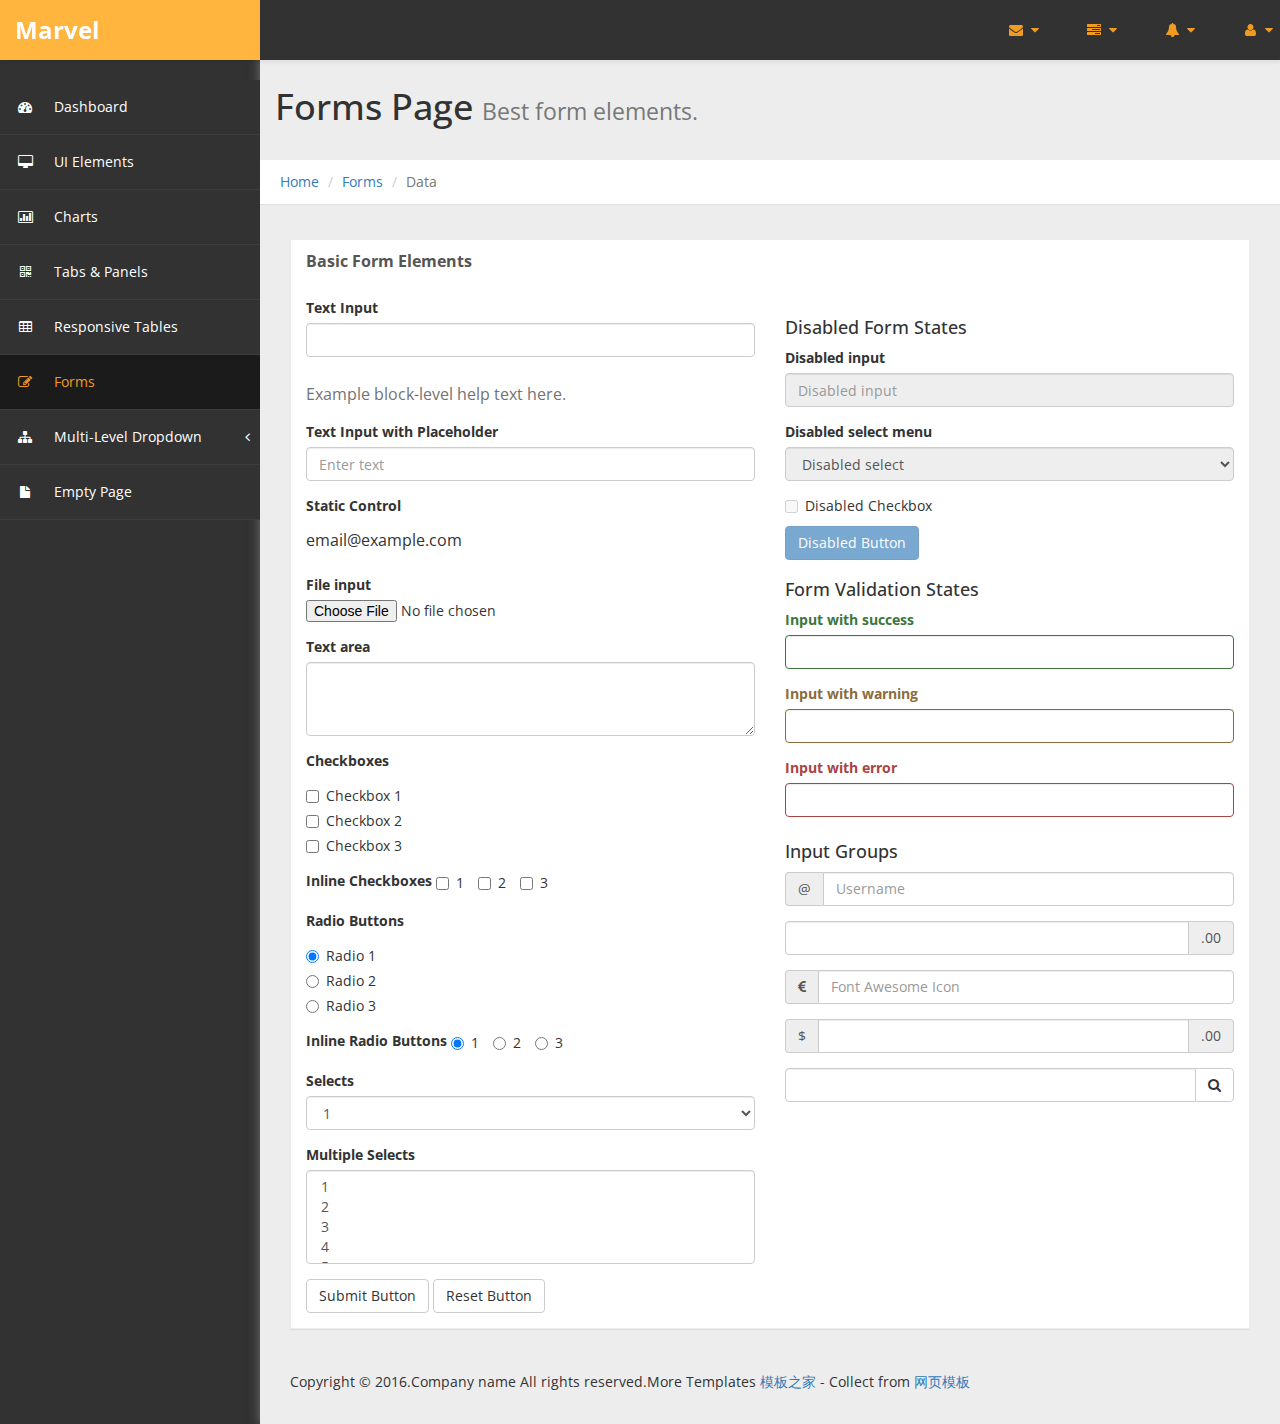
<file: form.html>
﻿<!DOCTYPE html>
<html xmlns="http://www.w3.org/1999/xhtml">
<head>
      <meta charset="utf-8" />
    <meta name="viewport" content="width=device-width, initial-scale=1.0" />
    <title>cssmoban</title>
	<!-- Bootstrap Styles-->
    <link href="assets/css/bootstrap.css" rel="stylesheet" />
     <!-- FontAwesome Styles-->
    <link href="assets/css/font-awesome.css" rel="stylesheet" />
        <!-- Custom Styles-->
    <link href="assets/css/custom-styles.css" rel="stylesheet" />
     <!-- Google Fonts-->
   <link href='https://fonts.googleapis.com/css?family=Open+Sans' rel='stylesheet' type='text/css' />
</head>
<body>
    <div id="wrapper">
        <nav class="navbar navbar-default top-navbar" role="navigation">
            <div class="navbar-header">
                <button type="button" class="navbar-toggle" data-toggle="collapse" data-target=".sidebar-collapse">
                    <span class="sr-only">Toggle navigation</span>
                    <span class="icon-bar"></span>
                    <span class="icon-bar"></span>
                    <span class="icon-bar"></span>
                </button>
                <a class="navbar-brand" href="index.html"><strong>Marvel</strong></a>
            </div>

            <ul class="nav navbar-top-links navbar-right">
                <li class="dropdown">
                    <a class="dropdown-toggle" data-toggle="dropdown" href="#" aria-expanded="false">
                        <i class="fa fa-envelope fa-fw"></i> <i class="fa fa-caret-down"></i>
                    </a>
                    <ul class="dropdown-menu dropdown-messages">
                        <li>
                            <a href="#">
                                <div>
                                    <strong>John Doe</strong>
                                    <span class="pull-right text-muted">
                                        <em>Today</em>
                                    </span>
                                </div>
                                <div>Lorem Ipsum has been the industry's standard dummy text ever since the 1500s...</div>
                            </a>
                        </li>
                        <li class="divider"></li>
                        <li>
                            <a href="#">
                                <div>
                                    <strong>John Smith</strong>
                                    <span class="pull-right text-muted">
                                        <em>Yesterday</em>
                                    </span>
                                </div>
                                <div>Lorem Ipsum has been the industry's standard dummy text ever since an kwilnw...</div>
                            </a>
                        </li>
                        <li class="divider"></li>
                        <li>
                            <a href="#">
                                <div>
                                    <strong>John Smith</strong>
                                    <span class="pull-right text-muted">
                                        <em>Yesterday</em>
                                    </span>
                                </div>
                                <div>Lorem Ipsum has been the industry's standard dummy text ever since the...</div>
                            </a>
                        </li>
                        <li class="divider"></li>
                        <li>
                            <a class="text-center" href="#">
                                <strong>Read All Messages</strong>
                                <i class="fa fa-angle-right"></i>
                            </a>
                        </li>
                    </ul>
                    <!-- /.dropdown-messages -->
                </li>
                <!-- /.dropdown -->
                <li class="dropdown">
                    <a class="dropdown-toggle" data-toggle="dropdown" href="#" aria-expanded="false">
                        <i class="fa fa-tasks fa-fw"></i> <i class="fa fa-caret-down"></i>
                    </a>
                    <ul class="dropdown-menu dropdown-tasks">
                        <li>
                            <a href="#">
                                <div>
                                    <p>
                                        <strong>Task 1</strong>
                                        <span class="pull-right text-muted">60% Complete</span>
                                    </p>
                                    <div class="progress progress-striped active">
                                        <div class="progress-bar progress-bar-success" role="progressbar" aria-valuenow="60" aria-valuemin="0" aria-valuemax="100" style="width: 60%">
                                            <span class="sr-only">60% Complete (success)</span>
                                        </div>
                                    </div>
                                </div>
                            </a>
                        </li>
                        <li class="divider"></li>
                        <li>
                            <a href="#">
                                <div>
                                    <p>
                                        <strong>Task 2</strong>
                                        <span class="pull-right text-muted">28% Complete</span>
                                    </p>
                                    <div class="progress progress-striped active">
                                        <div class="progress-bar progress-bar-info" role="progressbar" aria-valuenow="28" aria-valuemin="0" aria-valuemax="100" style="width: 28%">
                                            <span class="sr-only">28% Complete</span>
                                        </div>
                                    </div>
                                </div>
                            </a>
                        </li>
                        <li class="divider"></li>
                        <li>
                            <a href="#">
                                <div>
                                    <p>
                                        <strong>Task 3</strong>
                                        <span class="pull-right text-muted">60% Complete</span>
                                    </p>
                                    <div class="progress progress-striped active">
                                        <div class="progress-bar progress-bar-warning" role="progressbar" aria-valuenow="60" aria-valuemin="0" aria-valuemax="100" style="width: 60%">
                                            <span class="sr-only">60% Complete (warning)</span>
                                        </div>
                                    </div>
                                </div>
                            </a>
                        </li>
                        <li class="divider"></li>
                        <li>
                            <a href="#">
                                <div>
                                    <p>
                                        <strong>Task 4</strong>
                                        <span class="pull-right text-muted">85% Complete</span>
                                    </p>
                                    <div class="progress progress-striped active">
                                        <div class="progress-bar progress-bar-danger" role="progressbar" aria-valuenow="85" aria-valuemin="0" aria-valuemax="100" style="width: 85%">
                                            <span class="sr-only">85% Complete (danger)</span>
                                        </div>
                                    </div>
                                </div>
                            </a>
                        </li>
                        <li class="divider"></li>
                        <li>
                            <a class="text-center" href="#">
                                <strong>See All Tasks</strong>
                                <i class="fa fa-angle-right"></i>
                            </a>
                        </li>
                    </ul>
                    <!-- /.dropdown-tasks -->
                </li>
                <!-- /.dropdown -->
                <li class="dropdown">
                    <a class="dropdown-toggle" data-toggle="dropdown" href="#" aria-expanded="false">
                        <i class="fa fa-bell fa-fw"></i> <i class="fa fa-caret-down"></i>
                    </a>
                    <ul class="dropdown-menu dropdown-alerts">
                        <li>
                            <a href="#">
                                <div>
                                    <i class="fa fa-comment fa-fw"></i> New Comment
                                    <span class="pull-right text-muted small">4 min</span>
                                </div>
                            </a>
                        </li>
                        <li class="divider"></li>
                        <li>
                            <a href="#">
                                <div>
                                    <i class="fa fa-twitter fa-fw"></i> 3 New Followers
                                    <span class="pull-right text-muted small">12 min</span>
                                </div>
                            </a>
                        </li>
                        <li class="divider"></li>
                        <li>
                            <a href="#">
                                <div>
                                    <i class="fa fa-envelope fa-fw"></i> Message Sent
                                    <span class="pull-right text-muted small">4 min</span>
                                </div>
                            </a>
                        </li>
                        <li class="divider"></li>
                        <li>
                            <a href="#">
                                <div>
                                    <i class="fa fa-tasks fa-fw"></i> New Task
                                    <span class="pull-right text-muted small">4 min</span>
                                </div>
                            </a>
                        </li>
                        <li class="divider"></li>
                        <li>
                            <a href="#">
                                <div>
                                    <i class="fa fa-upload fa-fw"></i> Server Rebooted
                                    <span class="pull-right text-muted small">4 min</span>
                                </div>
                            </a>
                        </li>
                        <li class="divider"></li>
                        <li>
                            <a class="text-center" href="#">
                                <strong>See All Alerts</strong>
                                <i class="fa fa-angle-right"></i>
                            </a>
                        </li>
                    </ul>
                    <!-- /.dropdown-alerts -->
                </li>
                <!-- /.dropdown -->
                <li class="dropdown">
                    <a class="dropdown-toggle" data-toggle="dropdown" href="#" aria-expanded="false">
                        <i class="fa fa-user fa-fw"></i> <i class="fa fa-caret-down"></i>
                    </a>
                    <ul class="dropdown-menu dropdown-user">
                        <li><a href="#"><i class="fa fa-user fa-fw"></i> User Profile</a>
                        </li>
                        <li><a href="#"><i class="fa fa-gear fa-fw"></i> Settings</a>
                        </li>
                        <li class="divider"></li>
                        <li><a href="#"><i class="fa fa-sign-out fa-fw"></i> Logout</a>
                        </li>
                    </ul>
                    <!-- /.dropdown-user -->
                </li>
                <!-- /.dropdown -->
            </ul>
        </nav>
        <!--/. NAV TOP  -->
        <nav class="navbar-default navbar-side" role="navigation">
            <div class="sidebar-collapse">
                <ul class="nav" id="main-menu">

                    <li>
                        <a href="index.html"><i class="fa fa-dashboard"></i> Dashboard</a>
                    </li>
                    <li>
                        <a href="ui-elements.html"><i class="fa fa-desktop"></i> UI Elements</a>
                    </li>
					<li>
                        <a href="chart.html"><i class="fa fa-bar-chart-o"></i> Charts</a>
                    </li>
                    <li>
                        <a href="tab-panel.html"><i class="fa fa-qrcode"></i> Tabs & Panels</a>
                    </li>
                    
                    <li>
                        <a href="table.html"><i class="fa fa-table"></i> Responsive Tables</a>
                    </li>
                    <li>
                        <a href="form.html" class="active-menu"><i class="fa fa-edit"></i> Forms </a>
                    </li>


                    <li>
                        <a href="#"><i class="fa fa-sitemap"></i> Multi-Level Dropdown<span class="fa arrow"></span></a>
                        <ul class="nav nav-second-level">
                            <li>
                                <a href="#">Second Level Link</a>
                            </li>
                            <li>
                                <a href="#">Second Level Link</a>
                            </li>
                            <li>
                                <a href="#">Second Level Link<span class="fa arrow"></span></a>
                                <ul class="nav nav-third-level">
                                    <li>
                                        <a href="#">Third Level Link</a>
                                    </li>
                                    <li>
                                        <a href="#">Third Level Link</a>
                                    </li>
                                    <li>
                                        <a href="#">Third Level Link</a>
                                    </li>

                                </ul>

                            </li>
                        </ul>
                    </li>
                    <li>
                        <a href="empty.html"><i class="fa fa-fw fa-file"></i> Empty Page</a>
                    </li>
                </ul>

            </div>

        </nav>
        <!-- /. NAV SIDE  -->
        <div id="page-wrapper" >
		  <div class="header"> 
                        <h1 class="page-header">
                             Forms Page <small>Best form elements.</small>
                        </h1>
						<ol class="breadcrumb">
					  <li><a href="#">Home</a></li>
					  <li><a href="#">Forms</a></li>
					  <li class="active">Data</li>
					</ol> 
									
		</div>
		
            <div id="page-inner"> 
              <div class="row">
                <div class="col-lg-12">
                    <div class="panel panel-default">
                        <div class="panel-heading">
                            Basic Form Elements
                        </div>
                        <div class="panel-body">
                            <div class="row">
                                <div class="col-lg-6">
                                    <form role="form">
                                        <div class="form-group">
                                            <label>Text Input</label>
                                            <input class="form-control">
                                            <p class="help-block">Example block-level help text here.</p>
                                        </div>
                                        <div class="form-group">
                                            <label>Text Input with Placeholder</label>
                                            <input class="form-control" placeholder="Enter text">
                                        </div>
                                        <div class="form-group">
                                            <label>Static Control</label>
                                            <p class="form-control-static">email@example.com</p>
                                        </div>
                                        <div class="form-group">
                                            <label>File input</label>
                                            <input type="file">
                                        </div>
                                        <div class="form-group">
                                            <label>Text area</label>
                                            <textarea class="form-control" rows="3"></textarea>
                                        </div>
                                        <div class="form-group">
                                            <label>Checkboxes</label>
                                            <div class="checkbox">
                                                <label>
                                                    <input type="checkbox" value="">Checkbox 1
                                                </label>
                                            </div>
                                            <div class="checkbox">
                                                <label>
                                                    <input type="checkbox" value="">Checkbox 2
                                                </label>
                                            </div>
                                            <div class="checkbox">
                                                <label>
                                                    <input type="checkbox" value="">Checkbox 3
                                                </label>
                                            </div>
                                        </div>
                                        <div class="form-group">
                                            <label>Inline Checkboxes</label>
                                            <label class="checkbox-inline">
                                                <input type="checkbox">1
                                            </label>
                                            <label class="checkbox-inline">
                                                <input type="checkbox">2
                                            </label>
                                            <label class="checkbox-inline">
                                                <input type="checkbox">3
                                            </label>
                                        </div>
                                        <div class="form-group">
                                            <label>Radio Buttons</label>
                                            <div class="radio">
                                                <label>
                                                    <input type="radio" name="optionsRadios" id="optionsRadios1" value="option1" checked="">Radio 1
                                                </label>
                                            </div>
                                            <div class="radio">
                                                <label>
                                                    <input type="radio" name="optionsRadios" id="optionsRadios2" value="option2">Radio 2
                                                </label>
                                            </div>
                                            <div class="radio">
                                                <label>
                                                    <input type="radio" name="optionsRadios" id="optionsRadios3" value="option3">Radio 3
                                                </label>
                                            </div>
                                        </div>
                                        <div class="form-group">
                                            <label>Inline Radio Buttons</label>
                                            <label class="radio-inline">
                                                <input type="radio" name="optionsRadiosInline" id="optionsRadiosInline1" value="option1" checked="">1
                                            </label>
                                            <label class="radio-inline">
                                                <input type="radio" name="optionsRadiosInline" id="optionsRadiosInline2" value="option2">2
                                            </label>
                                            <label class="radio-inline">
                                                <input type="radio" name="optionsRadiosInline" id="optionsRadiosInline3" value="option3">3
                                            </label>
                                        </div>
                                        <div class="form-group">
                                            <label>Selects</label>
                                            <select class="form-control">
                                                <option>1</option>
                                                <option>2</option>
                                                <option>3</option>
                                                <option>4</option>
                                                <option>5</option>
                                            </select>
                                        </div>
                                        <div class="form-group">
                                            <label>Multiple Selects</label>
                                            <select multiple="" class="form-control">
                                                <option>1</option>
                                                <option>2</option>
                                                <option>3</option>
                                                <option>4</option>
                                                <option>5</option>
                                            </select>
                                        </div>
                                        <button type="submit" class="btn btn-default">Submit Button</button>
                                        <button type="reset" class="btn btn-default">Reset Button</button>
                                    </form>
                                </div>
                                <!-- /.col-lg-6 (nested) -->
                                <div class="col-lg-6">
                                    <h4>Disabled Form States</h4>
                                    <form role="form">
                                        <fieldset disabled="">
                                            <div class="form-group">
                                                <label for="disabledSelect">Disabled input</label>
                                                <input class="form-control" id="disabledInput" type="text" placeholder="Disabled input" disabled="">
                                            </div>
                                            <div class="form-group">
                                                <label for="disabledSelect">Disabled select menu</label>
                                                <select id="disabledSelect" class="form-control">
                                                    <option>Disabled select</option>
                                                </select>
                                            </div>
                                            <div class="checkbox">
                                                <label>
                                                    <input type="checkbox">Disabled Checkbox
                                                </label>
                                            </div>
                                            <button type="submit" class="btn btn-primary">Disabled Button</button>
                                        </fieldset>
                                    </form>
                                    <h4>Form Validation States</h4>
                                    <form role="form">
                                        <div class="form-group has-success">
                                            <label class="control-label" for="inputSuccess">Input with success</label>
                                            <input type="text" class="form-control" id="inputSuccess">
                                        </div>
                                        <div class="form-group has-warning">
                                            <label class="control-label" for="inputWarning">Input with warning</label>
                                            <input type="text" class="form-control" id="inputWarning">
                                        </div>
                                        <div class="form-group has-error">
                                            <label class="control-label" for="inputError">Input with error</label>
                                            <input type="text" class="form-control" id="inputError">
                                        </div>
                                    </form>
                                    <h4>Input Groups</h4>
                                    <form role="form">
                                        <div class="form-group input-group">
                                            <span class="input-group-addon">@</span>
                                            <input type="text" class="form-control" placeholder="Username">
                                        </div>
                                        <div class="form-group input-group">
                                            <input type="text" class="form-control">
                                            <span class="input-group-addon">.00</span>
                                        </div>
                                        <div class="form-group input-group">
                                            <span class="input-group-addon"><i class="fa fa-eur"></i>
                                            </span>
                                            <input type="text" class="form-control" placeholder="Font Awesome Icon">
                                        </div>
                                        <div class="form-group input-group">
                                            <span class="input-group-addon">$</span>
                                            <input type="text" class="form-control">
                                            <span class="input-group-addon">.00</span>
                                        </div>
                                        <div class="form-group input-group">
                                            <input type="text" class="form-control">
                                            <span class="input-group-btn">
                                                <button class="btn btn-default" type="button"><i class="fa fa-search"></i>
                                                </button>
                                            </span>
                                        </div>
                                    </form>
                                </div>
                                <!-- /.col-lg-6 (nested) -->
                            </div>
                            <!-- /.row (nested) -->
                        </div>
                        <!-- /.panel-body -->
                    </div>
                    <!-- /.panel -->
                </div>
                <!-- /.col-lg-12 -->
            </div>
			<footer><p>Copyright &copy; 2016.Company name All rights reserved.More Templates <a href="http://www.cssmoban.com/" target="_blank" title="模板之家">模板之家</a> - Collect from <a href="http://www.cssmoban.com/" title="网页模板" target="_blank">网页模板</a></p></footer>
			</div>
             <!-- /. PAGE INNER  -->
            </div>
         <!-- /. PAGE WRAPPER  -->
        </div>
     <!-- /. WRAPPER  -->
    <!-- JS Scripts-->
    <!-- jQuery Js -->
    <script src="assets/js/jquery-1.10.2.js"></script>
      <!-- Bootstrap Js -->
    <script src="assets/js/bootstrap.min.js"></script>
    <!-- Metis Menu Js -->
    <script src="assets/js/jquery.metisMenu.js"></script>
      <!-- Custom Js -->
    <script src="assets/js/custom-scripts.js"></script>
    
   
</body>
</html>
</file>
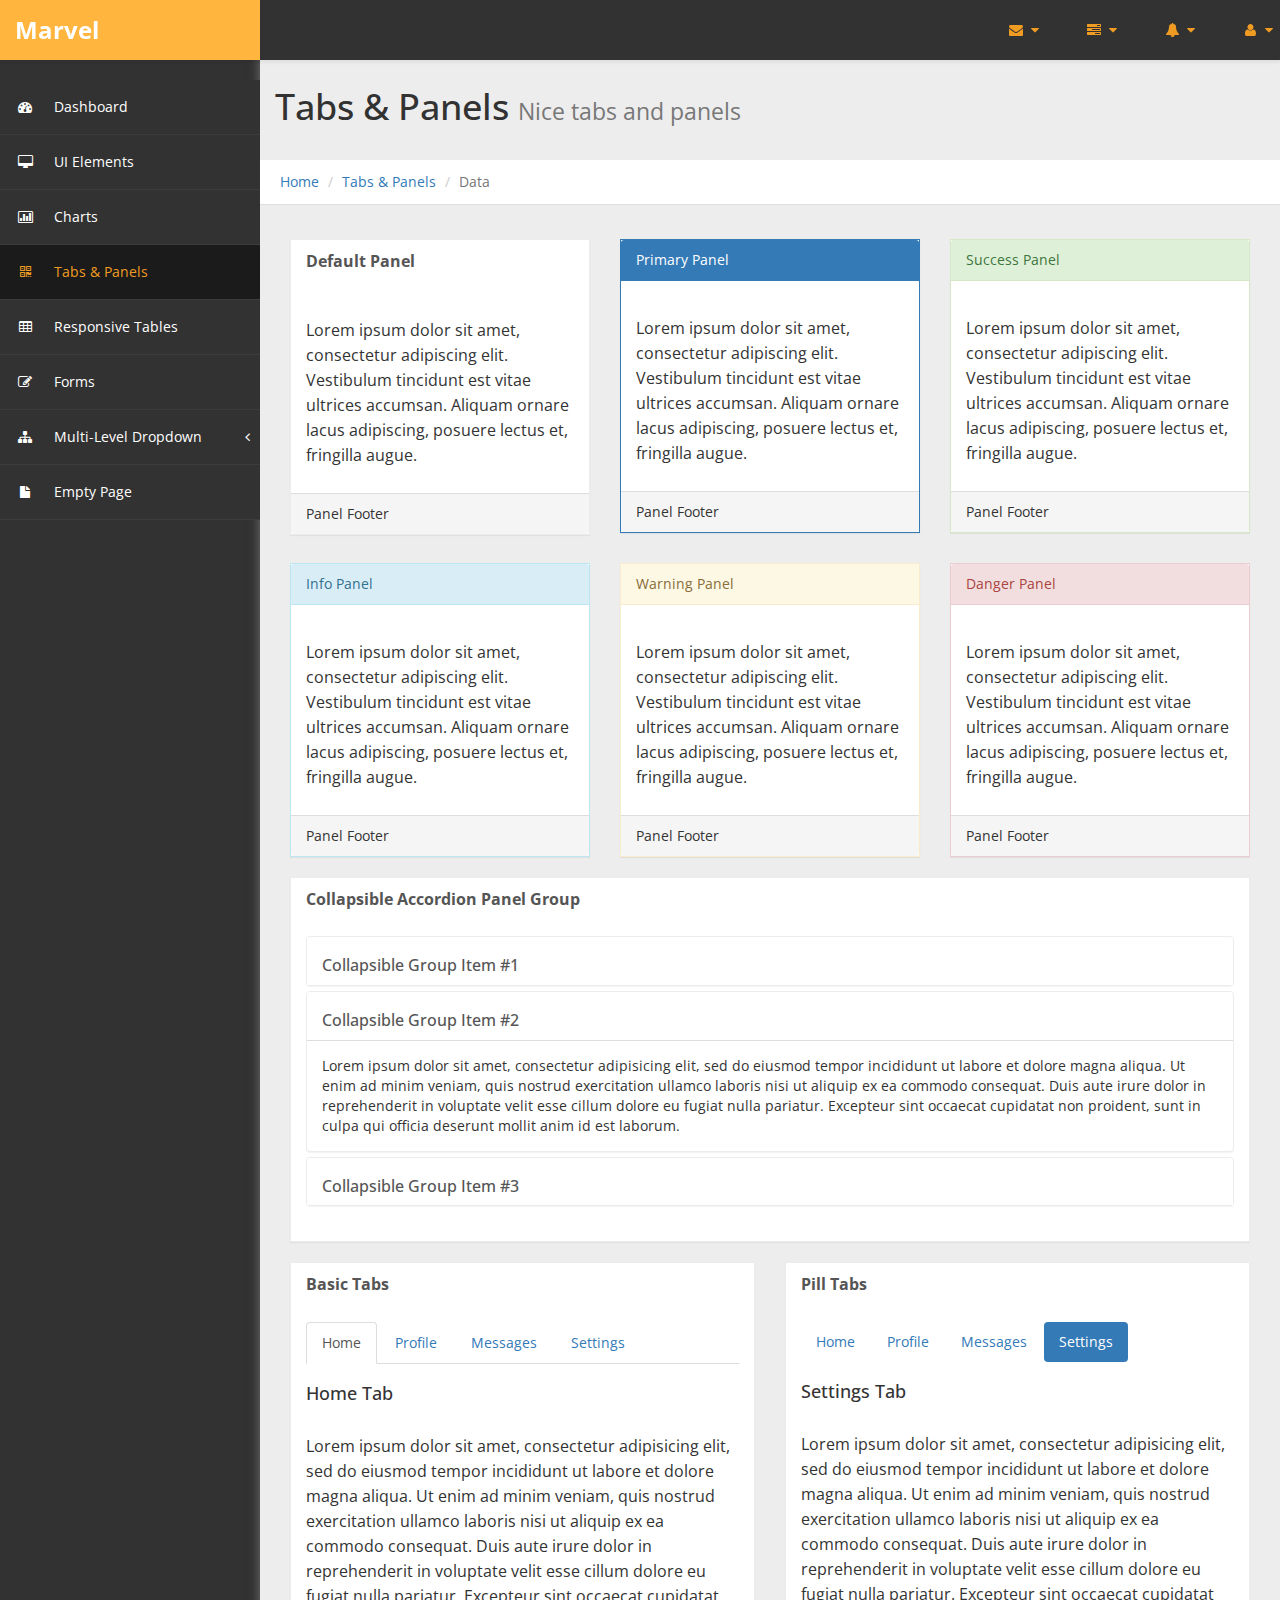
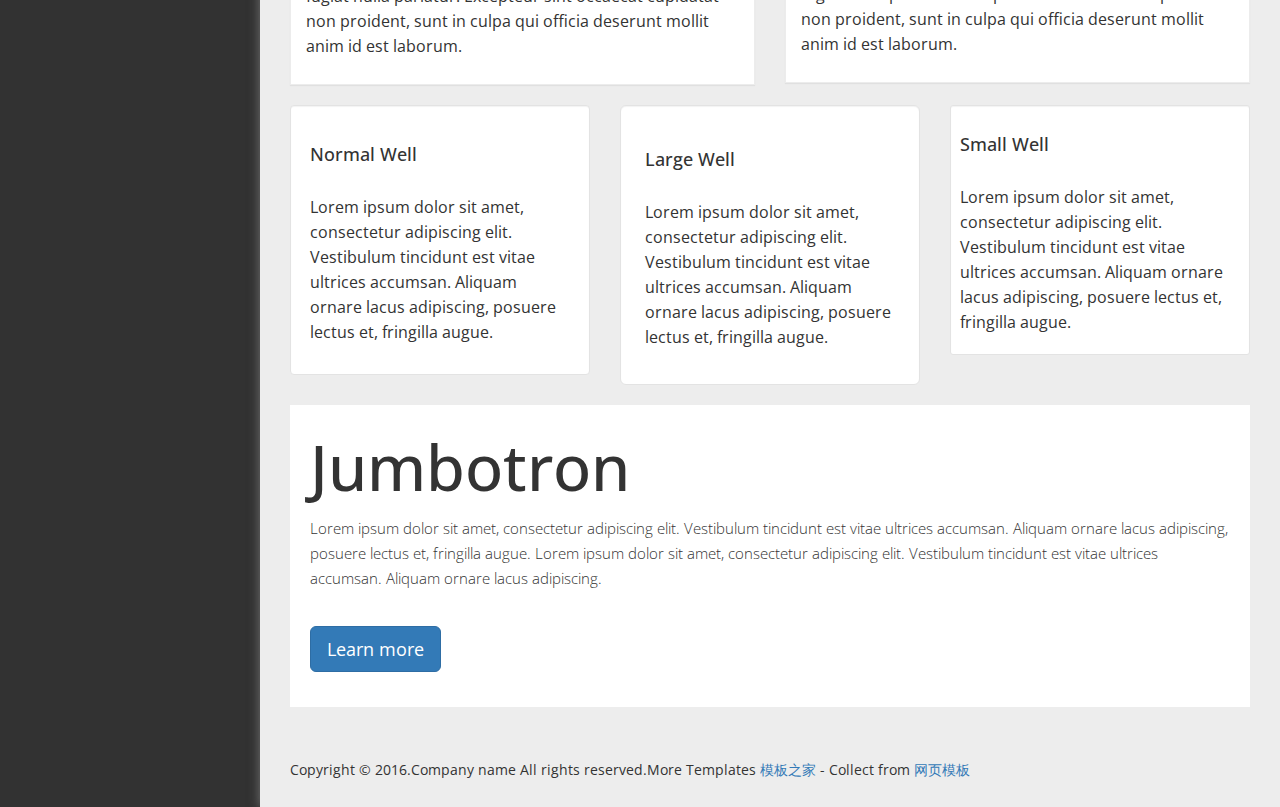
<file: tab-panel.html>
﻿<!DOCTYPE html>
<html xmlns="http://www.w3.org/1999/xhtml">
<head>
      <meta charset="utf-8" />
    <meta name="viewport" content="width=device-width, initial-scale=1.0" />
    <title>cssmoban</title>
	<!-- Bootstrap Styles-->
    <link href="assets/css/bootstrap.css" rel="stylesheet" />
     <!-- FontAwesome Styles-->
    <link href="assets/css/font-awesome.css" rel="stylesheet" />
        <!-- Custom Styles-->
    <link href="assets/css/custom-styles.css" rel="stylesheet" />
     <!-- Google Fonts-->
   <link href='https://fonts.googleapis.com/css?family=Open+Sans' rel='stylesheet' type='text/css' />
</head>
<body>
    <div id="wrapper">
        <nav class="navbar navbar-default top-navbar" role="navigation">
            <div class="navbar-header">
                <button type="button" class="navbar-toggle" data-toggle="collapse" data-target=".sidebar-collapse">
                    <span class="sr-only">Toggle navigation</span>
                    <span class="icon-bar"></span>
                    <span class="icon-bar"></span>
                    <span class="icon-bar"></span>
                </button>
                <a class="navbar-brand" href="index.html"><strong>Marvel</strong></a>
            </div>

            <ul class="nav navbar-top-links navbar-right">
                <li class="dropdown">
                    <a class="dropdown-toggle" data-toggle="dropdown" href="#" aria-expanded="false">
                        <i class="fa fa-envelope fa-fw"></i> <i class="fa fa-caret-down"></i>
                    </a>
                    <ul class="dropdown-menu dropdown-messages">
                        <li>
                            <a href="#">
                                <div>
                                    <strong>John Doe</strong>
                                    <span class="pull-right text-muted">
                                        <em>Today</em>
                                    </span>
                                </div>
                                <div>Lorem Ipsum has been the industry's standard dummy text ever since the 1500s...</div>
                            </a>
                        </li>
                        <li class="divider"></li>
                        <li>
                            <a href="#">
                                <div>
                                    <strong>John Smith</strong>
                                    <span class="pull-right text-muted">
                                        <em>Yesterday</em>
                                    </span>
                                </div>
                                <div>Lorem Ipsum has been the industry's standard dummy text ever since an kwilnw...</div>
                            </a>
                        </li>
                        <li class="divider"></li>
                        <li>
                            <a href="#">
                                <div>
                                    <strong>John Smith</strong>
                                    <span class="pull-right text-muted">
                                        <em>Yesterday</em>
                                    </span>
                                </div>
                                <div>Lorem Ipsum has been the industry's standard dummy text ever since the...</div>
                            </a>
                        </li>
                        <li class="divider"></li>
                        <li>
                            <a class="text-center" href="#">
                                <strong>Read All Messages</strong>
                                <i class="fa fa-angle-right"></i>
                            </a>
                        </li>
                    </ul>
                    <!-- /.dropdown-messages -->
                </li>
                <!-- /.dropdown -->
                <li class="dropdown">
                    <a class="dropdown-toggle" data-toggle="dropdown" href="#" aria-expanded="false">
                        <i class="fa fa-tasks fa-fw"></i> <i class="fa fa-caret-down"></i>
                    </a>
                    <ul class="dropdown-menu dropdown-tasks">
                        <li>
                            <a href="#">
                                <div>
                                    <p>
                                        <strong>Task 1</strong>
                                        <span class="pull-right text-muted">60% Complete</span>
                                    </p>
                                    <div class="progress progress-striped active">
                                        <div class="progress-bar progress-bar-success" role="progressbar" aria-valuenow="60" aria-valuemin="0" aria-valuemax="100" style="width: 60%">
                                            <span class="sr-only">60% Complete (success)</span>
                                        </div>
                                    </div>
                                </div>
                            </a>
                        </li>
                        <li class="divider"></li>
                        <li>
                            <a href="#">
                                <div>
                                    <p>
                                        <strong>Task 2</strong>
                                        <span class="pull-right text-muted">28% Complete</span>
                                    </p>
                                    <div class="progress progress-striped active">
                                        <div class="progress-bar progress-bar-info" role="progressbar" aria-valuenow="28" aria-valuemin="0" aria-valuemax="100" style="width: 28%">
                                            <span class="sr-only">28% Complete</span>
                                        </div>
                                    </div>
                                </div>
                            </a>
                        </li>
                        <li class="divider"></li>
                        <li>
                            <a href="#">
                                <div>
                                    <p>
                                        <strong>Task 3</strong>
                                        <span class="pull-right text-muted">60% Complete</span>
                                    </p>
                                    <div class="progress progress-striped active">
                                        <div class="progress-bar progress-bar-warning" role="progressbar" aria-valuenow="60" aria-valuemin="0" aria-valuemax="100" style="width: 60%">
                                            <span class="sr-only">60% Complete (warning)</span>
                                        </div>
                                    </div>
                                </div>
                            </a>
                        </li>
                        <li class="divider"></li>
                        <li>
                            <a href="#">
                                <div>
                                    <p>
                                        <strong>Task 4</strong>
                                        <span class="pull-right text-muted">85% Complete</span>
                                    </p>
                                    <div class="progress progress-striped active">
                                        <div class="progress-bar progress-bar-danger" role="progressbar" aria-valuenow="85" aria-valuemin="0" aria-valuemax="100" style="width: 85%">
                                            <span class="sr-only">85% Complete (danger)</span>
                                        </div>
                                    </div>
                                </div>
                            </a>
                        </li>
                        <li class="divider"></li>
                        <li>
                            <a class="text-center" href="#">
                                <strong>See All Tasks</strong>
                                <i class="fa fa-angle-right"></i>
                            </a>
                        </li>
                    </ul>
                    <!-- /.dropdown-tasks -->
                </li>
                <!-- /.dropdown -->
                <li class="dropdown">
                    <a class="dropdown-toggle" data-toggle="dropdown" href="#" aria-expanded="false">
                        <i class="fa fa-bell fa-fw"></i> <i class="fa fa-caret-down"></i>
                    </a>
                    <ul class="dropdown-menu dropdown-alerts">
                        <li>
                            <a href="#">
                                <div>
                                    <i class="fa fa-comment fa-fw"></i> New Comment
                                    <span class="pull-right text-muted small">4 min</span>
                                </div>
                            </a>
                        </li>
                        <li class="divider"></li>
                        <li>
                            <a href="#">
                                <div>
                                    <i class="fa fa-twitter fa-fw"></i> 3 New Followers
                                    <span class="pull-right text-muted small">12 min</span>
                                </div>
                            </a>
                        </li>
                        <li class="divider"></li>
                        <li>
                            <a href="#">
                                <div>
                                    <i class="fa fa-envelope fa-fw"></i> Message Sent
                                    <span class="pull-right text-muted small">4 min</span>
                                </div>
                            </a>
                        </li>
                        <li class="divider"></li>
                        <li>
                            <a href="#">
                                <div>
                                    <i class="fa fa-tasks fa-fw"></i> New Task
                                    <span class="pull-right text-muted small">4 min</span>
                                </div>
                            </a>
                        </li>
                        <li class="divider"></li>
                        <li>
                            <a href="#">
                                <div>
                                    <i class="fa fa-upload fa-fw"></i> Server Rebooted
                                    <span class="pull-right text-muted small">4 min</span>
                                </div>
                            </a>
                        </li>
                        <li class="divider"></li>
                        <li>
                            <a class="text-center" href="#">
                                <strong>See All Alerts</strong>
                                <i class="fa fa-angle-right"></i>
                            </a>
                        </li>
                    </ul>
                    <!-- /.dropdown-alerts -->
                </li>
                <!-- /.dropdown -->
                <li class="dropdown">
                    <a class="dropdown-toggle" data-toggle="dropdown" href="#" aria-expanded="false">
                        <i class="fa fa-user fa-fw"></i> <i class="fa fa-caret-down"></i>
                    </a>
                    <ul class="dropdown-menu dropdown-user">
                        <li><a href="#"><i class="fa fa-user fa-fw"></i> User Profile</a>
                        </li>
                        <li><a href="#"><i class="fa fa-gear fa-fw"></i> Settings</a>
                        </li>
                        <li class="divider"></li>
                        <li><a href="#"><i class="fa fa-sign-out fa-fw"></i> Logout</a>
                        </li>
                    </ul>
                    <!-- /.dropdown-user -->
                </li>
                <!-- /.dropdown -->
            </ul>
        </nav>
        <!--/. NAV TOP  -->
        <nav class="navbar-default navbar-side" role="navigation">
            <div class="sidebar-collapse">
                <ul class="nav" id="main-menu">

                    <li>
                        <a href="index.html"><i class="fa fa-dashboard"></i> Dashboard</a>
                    </li>
                    <li>
                        <a href="ui-elements.html"><i class="fa fa-desktop"></i> UI Elements</a>
                    </li>
					<li>
                        <a href="chart.html"><i class="fa fa-bar-chart-o"></i> Charts</a>
                    </li>
                    <li>
                        <a href="tab-panel.html" class="active-menu"><i class="fa fa-qrcode"></i> Tabs & Panels</a>
                    </li>
                    
                    <li>
                        <a href="table.html"><i class="fa fa-table"></i> Responsive Tables</a>
                    </li>
                    <li>
                        <a href="form.html"><i class="fa fa-edit"></i> Forms </a>
                    </li>


                    <li>
                        <a href="#"><i class="fa fa-sitemap"></i> Multi-Level Dropdown<span class="fa arrow"></span></a>
                        <ul class="nav nav-second-level">
                            <li>
                                <a href="#">Second Level Link</a>
                            </li>
                            <li>
                                <a href="#">Second Level Link</a>
                            </li>
                            <li>
                                <a href="#">Second Level Link<span class="fa arrow"></span></a>
                                <ul class="nav nav-third-level">
                                    <li>
                                        <a href="#">Third Level Link</a>
                                    </li>
                                    <li>
                                        <a href="#">Third Level Link</a>
                                    </li>
                                    <li>
                                        <a href="#">Third Level Link</a>
                                    </li>

                                </ul>

                            </li>
                        </ul>
                    </li>
                    <li>
                        <a href="empty.html"><i class="fa fa-fw fa-file"></i> Empty Page</a>
                    </li>
                </ul>

            </div>

        </nav>
        <!-- /. NAV SIDE  -->
        <div id="page-wrapper" >
			  <div class="header"> 
                        <h1 class="page-header">
                            Tabs & Panels <small>Nice tabs and panels</small>
                        </h1>
						<ol class="breadcrumb">
					  <li><a href="#">Home</a></li>
					  <li><a href="#">Tabs & Panels</a></li>
					  <li class="active">Data</li>
					</ol> 
									
		</div>
		
            <div id="page-inner"> 
                                 
            <div class="row">
                <div class="col-md-4 col-sm-4">
                    <div class="panel panel-default">
                        <div class="panel-heading">
                            Default Panel
                        </div>
                        <div class="panel-body">
                            <p>Lorem ipsum dolor sit amet, consectetur adipiscing elit. Vestibulum tincidunt est vitae ultrices accumsan. Aliquam ornare lacus adipiscing, posuere lectus et, fringilla augue.</p>
                        </div>
                        <div class="panel-footer">
                            Panel Footer
                        </div>
                    </div>
                </div>
                <div class="col-md-4 col-sm-4">
                    <div class="panel panel-primary">
                        <div class="panel-heading">
                            Primary Panel
                        </div>
                        <div class="panel-body">
                            <p>Lorem ipsum dolor sit amet, consectetur adipiscing elit. Vestibulum tincidunt est vitae ultrices accumsan. Aliquam ornare lacus adipiscing, posuere lectus et, fringilla augue.</p>
                        </div>
                        <div class="panel-footer">
                            Panel Footer
                        </div>
                    </div>
                </div>
                <div class="col-md-4 col-sm-4">
                    <div class="panel panel-success">
                        <div class="panel-heading">
                            Success Panel
                        </div>
                        <div class="panel-body">
                            <p>Lorem ipsum dolor sit amet, consectetur adipiscing elit. Vestibulum tincidunt est vitae ultrices accumsan. Aliquam ornare lacus adipiscing, posuere lectus et, fringilla augue.</p>
                        </div>
                        <div class="panel-footer">
                            Panel Footer
                        </div>
                    </div>
                </div>
            </div>
                   <!-- /. ROW  -->
            <div class="row">
                <div class="col-md-4 col-sm-4">
                    <div class="panel panel-info">
                        <div class="panel-heading">
                            Info Panel
                        </div>
                        <div class="panel-body">
                            <p>Lorem ipsum dolor sit amet, consectetur adipiscing elit. Vestibulum tincidunt est vitae ultrices accumsan. Aliquam ornare lacus adipiscing, posuere lectus et, fringilla augue.</p>
                        </div>
                        <div class="panel-footer">
                            Panel Footer
                        </div>
                    </div>
                </div>
                <div class="col-md-4 col-sm-4">
                    <div class="panel panel-warning">
                        <div class="panel-heading">
                            Warning Panel
                        </div>
                        <div class="panel-body">
                            <p>Lorem ipsum dolor sit amet, consectetur adipiscing elit. Vestibulum tincidunt est vitae ultrices accumsan. Aliquam ornare lacus adipiscing, posuere lectus et, fringilla augue.</p>
                        </div>
                        <div class="panel-footer">
                            Panel Footer
                        </div>
                    </div>
                </div>
                <div class="col-md-4 col-sm-4">
                    <div class="panel panel-danger">
                        <div class="panel-heading">
                            Danger Panel
                        </div>
                        <div class="panel-body">
                            <p>Lorem ipsum dolor sit amet, consectetur adipiscing elit. Vestibulum tincidunt est vitae ultrices accumsan. Aliquam ornare lacus adipiscing, posuere lectus et, fringilla augue.</p>
                        </div>
                        <div class="panel-footer">
                            Panel Footer
                        </div>
                    </div>
                </div>
            </div>
                    <!-- /. ROW  -->
            <div class="row">
                <div class="col-md-12">
                    <div class="panel panel-default">
                        <div class="panel-heading">
                            Collapsible Accordion Panel Group
                        </div>
                        <div class="panel-body">
                            <div class="panel-group" id="accordion">
                                <div class="panel panel-default">
                                    <div class="panel-heading">
                                        <h4 class="panel-title">
                                            <a data-toggle="collapse" data-parent="#accordion" href="#collapseOne" class="collapsed">Collapsible Group Item #1</a>
                                        </h4>
                                    </div>
                                    <div id="collapseOne" class="panel-collapse collapse" style="height: 0px;">
                                        <div class="panel-body">
                                            Lorem ipsum dolor sit amet, consectetur adipisicing elit, sed do eiusmod tempor incididunt ut labore et dolore magna aliqua. Ut enim ad minim veniam, quis nostrud exercitation ullamco laboris nisi ut aliquip ex ea commodo consequat. Duis aute irure dolor in reprehenderit in voluptate velit esse cillum dolore eu fugiat nulla pariatur. Excepteur sint occaecat cupidatat non proident, sunt in culpa qui officia deserunt mollit anim id est laborum.
                                        </div>
                                    </div>
                                </div>
                                <div class="panel panel-default">
                                    <div class="panel-heading">
                                        <h4 class="panel-title">
                                            <a data-toggle="collapse" data-parent="#accordion" href="#collapseTwo">Collapsible Group Item #2</a>
                                        </h4>
                                    </div>
                                    <div id="collapseTwo" class="panel-collapse in" style="height: auto;">
                                        <div class="panel-body">
                                            Lorem ipsum dolor sit amet, consectetur adipisicing elit, sed do eiusmod tempor incididunt ut labore et dolore magna aliqua. Ut enim ad minim veniam, quis nostrud exercitation ullamco laboris nisi ut aliquip ex ea commodo consequat. Duis aute irure dolor in reprehenderit in voluptate velit esse cillum dolore eu fugiat nulla pariatur. Excepteur sint occaecat cupidatat non proident, sunt in culpa qui officia deserunt mollit anim id est laborum.
                                        </div>
                                    </div>
                                </div>
                                <div class="panel panel-default">
                                    <div class="panel-heading">
                                        <h4 class="panel-title">
                                            <a data-toggle="collapse" data-parent="#accordion" href="#collapseThree" class="collapsed">Collapsible Group Item #3</a>
                                        </h4>
                                    </div>
                                    <div id="collapseThree" class="panel-collapse collapse">
                                        <div class="panel-body">
                                            Lorem ipsum dolor sit amet, consectetur adipisicing elit, sed do eiusmod tempor incididunt ut labore et dolore magna aliqua. Ut enim ad minim veniam, quis nostrud exercitation ullamco laboris nisi ut aliquip ex ea commodo consequat. Duis aute irure dolor in reprehenderit in voluptate velit esse cillum dolore eu fugiat nulla pariatur. Excepteur sint occaecat cupidatat non proident, sunt in culpa qui officia deserunt mollit anim id est laborum.
                                        </div>
                                    </div>
                                </div>
                            </div>
                        </div>
                    </div>
                </div>
            </div>
                    <!-- /. ROW  -->
            <div class="row">
                <div class="col-md-6 col-sm-6">
                    <div class="panel panel-default">
                        <div class="panel-heading">
                            Basic Tabs
                        </div>
                        <div class="panel-body">
                            <ul class="nav nav-tabs">
                                <li class="active"><a href="#home" data-toggle="tab">Home</a>
                                </li>
                                <li class=""><a href="#profile" data-toggle="tab">Profile</a>
                                </li>
                                <li class=""><a href="#messages" data-toggle="tab">Messages</a>
                                </li>
                                <li class=""><a href="#settings" data-toggle="tab">Settings</a>
                                </li>
                            </ul>

                            <div class="tab-content">
                                <div class="tab-pane fade active in" id="home">
                                    <h4>Home Tab</h4>
                                    <p>Lorem ipsum dolor sit amet, consectetur adipisicing elit, sed do eiusmod tempor incididunt ut labore et dolore magna aliqua. Ut enim ad minim veniam, quis nostrud exercitation ullamco laboris nisi ut aliquip ex ea commodo consequat. Duis aute irure dolor in reprehenderit in voluptate velit esse cillum dolore eu fugiat nulla pariatur. Excepteur sint occaecat cupidatat non proident, sunt in culpa qui officia deserunt mollit anim id est laborum.</p>
                                </div>
                                <div class="tab-pane fade" id="profile">
                                    <h4>Profile Tab</h4>
                                    <p>Lorem ipsum dolor sit amet, consectetur adipisicing elit, sed do eiusmod tempor incididunt ut labore et dolore magna aliqua. Ut enim ad minim veniam, quis nostrud exercitation ullamco laboris nisi ut aliquip ex ea commodo consequat. Duis aute irure dolor in reprehenderit in voluptate velit esse cillum dolore eu fugiat nulla pariatur. Excepteur sint occaecat cupidatat non proident, sunt in culpa qui officia deserunt mollit anim id est laborum.</p>
                                </div>
                                <div class="tab-pane fade" id="messages">
                                    <h4>Messages Tab</h4>
                                    <p>Lorem ipsum dolor sit amet, consectetur adipisicing elit, sed do eiusmod tempor incididunt ut labore et dolore magna aliqua. Ut enim ad minim veniam, quis nostrud exercitation ullamco laboris nisi ut aliquip ex ea commodo consequat. Duis aute irure dolor in reprehenderit in voluptate velit esse cillum dolore eu fugiat nulla pariatur. Excepteur sint occaecat cupidatat non proident, sunt in culpa qui officia deserunt mollit anim id est laborum.</p>
                                </div>
                                <div class="tab-pane fade" id="settings">
                                    <h4>Settings Tab</h4>
                                    <p>Lorem ipsum dolor sit amet, consectetur adipisicing elit, sed do eiusmod tempor incididunt ut labore et dolore magna aliqua. Ut enim ad minim veniam, quis nostrud exercitation ullamco laboris nisi ut aliquip ex ea commodo consequat. Duis aute irure dolor in reprehenderit in voluptate velit esse cillum dolore eu fugiat nulla pariatur. Excepteur sint occaecat cupidatat non proident, sunt in culpa qui officia deserunt mollit anim id est laborum.</p>
                                </div>
                            </div>
                        </div>
                    </div>
                </div>
                <div class="col-md-6 col-sm-6">
                    <div class="panel panel-default">
                        <div class="panel-heading">
                            Pill Tabs
                        </div>
                        <div class="panel-body">
                            <ul class="nav nav-pills">
                                <li class=""><a href="#home-pills" data-toggle="tab">Home</a>
                                </li>
                                <li class=""><a href="#profile-pills" data-toggle="tab">Profile</a>
                                </li>
                                <li class=""><a href="#messages-pills" data-toggle="tab">Messages</a>
                                </li>
                                <li class="active"><a href="#settings-pills" data-toggle="tab">Settings</a>
                                </li>
                            </ul>

                            <div class="tab-content">
                                <div class="tab-pane fade" id="home-pills">
                                    <h4>Home Tab</h4>
                                    <p>Lorem ipsum dolor sit amet, consectetur adipisicing elit, sed do eiusmod tempor incididunt ut labore et dolore magna aliqua. Ut enim ad minim veniam, quis nostrud exercitation ullamco laboris nisi ut aliquip ex ea commodo consequat. Duis aute irure dolor in reprehenderit in voluptate velit esse cillum dolore eu fugiat nulla pariatur. Excepteur sint occaecat cupidatat non proident, sunt in culpa qui officia deserunt mollit anim id est laborum.</p>
                                </div>
                                <div class="tab-pane fade" id="profile-pills">
                                    <h4>Profile Tab</h4>
                                    <p>Lorem ipsum dolor sit amet, consectetur adipisicing elit, sed do eiusmod tempor incididunt ut labore et dolore magna aliqua. Ut enim ad minim veniam, quis nostrud exercitation ullamco laboris nisi ut aliquip ex ea commodo consequat. Duis aute irure dolor in reprehenderit in voluptate velit esse cillum dolore eu fugiat nulla pariatur. Excepteur sint occaecat cupidatat non proident, sunt in culpa qui officia deserunt mollit anim id est laborum.</p>
                                </div>
                                <div class="tab-pane fade" id="messages-pills">
                                    <h4>Messages Tab</h4>
                                    <p>Lorem ipsum dolor sit amet, consectetur adipisicing elit, sed do eiusmod tempor incididunt ut labore et dolore magna aliqua. Ut enim ad minim veniam, quis nostrud exercitation ullamco laboris nisi ut aliquip ex ea commodo consequat. Duis aute irure dolor in reprehenderit in voluptate velit esse cillum dolore eu fugiat nulla pariatur. Excepteur sint occaecat cupidatat non proident, sunt in culpa qui officia deserunt mollit anim id est laborum.</p>
                                </div>
                                <div class="tab-pane fade active in" id="settings-pills">
                                    <h4>Settings Tab</h4>
                                    <p>Lorem ipsum dolor sit amet, consectetur adipisicing elit, sed do eiusmod tempor incididunt ut labore et dolore magna aliqua. Ut enim ad minim veniam, quis nostrud exercitation ullamco laboris nisi ut aliquip ex ea commodo consequat. Duis aute irure dolor in reprehenderit in voluptate velit esse cillum dolore eu fugiat nulla pariatur. Excepteur sint occaecat cupidatat non proident, sunt in culpa qui officia deserunt mollit anim id est laborum.</p>
                                </div>
                            </div>
                        </div>
                    </div>
                </div>
            </div>
                    <!-- /. ROW  -->
            <div class="row">
                <div class="col-md-4 col-sm-4">
                    <div class="well">
                        <h4>Normal Well</h4>
                        <p>Lorem ipsum dolor sit amet, consectetur adipiscing elit. Vestibulum tincidunt est vitae ultrices accumsan. Aliquam ornare lacus adipiscing, posuere lectus et, fringilla augue.</p>
                    </div>
                </div>
                <div class="col-md-4 col-sm-4">
                    <div class="well well-lg">
                        <h4>Large Well</h4>
                        <p>Lorem ipsum dolor sit amet, consectetur adipiscing elit. Vestibulum tincidunt est vitae ultrices accumsan. Aliquam ornare lacus adipiscing, posuere lectus et, fringilla augue.</p>
                    </div>
                </div>
                <div class="col-md-4 col-sm-4">
                    <div class="well well-sm">
                        <h4>Small Well</h4>
                        <p>Lorem ipsum dolor sit amet, consectetur adipiscing elit. Vestibulum tincidunt est vitae ultrices accumsan. Aliquam ornare lacus adipiscing, posuere lectus et, fringilla augue.</p>
                    </div>
                </div>
            </div>
                    <!-- /. ROW  -->
            <div class="row">
                <div class="col-md-12">
                    <div class="jumbotron">
                        <h1>Jumbotron</h1>
                        <p>Lorem ipsum dolor sit amet, consectetur adipiscing elit. Vestibulum tincidunt est vitae ultrices accumsan. Aliquam ornare lacus adipiscing, posuere lectus et, fringilla augue. Lorem ipsum dolor sit amet, consectetur adipiscing elit. Vestibulum tincidunt est vitae ultrices accumsan. Aliquam ornare lacus adipiscing.</p>
                        <p>
                            <a class="btn btn-primary btn-lg" role="button">Learn more</a>
                        </p>
                    </div>
                </div>
            </div>
                    <!-- /. ROW  -->
				<footer><p>Copyright &copy; 2016.Company name All rights reserved.More Templates <a href="http://www.cssmoban.com/" target="_blank" title="模板之家">模板之家</a> - Collect from <a href="http://www.cssmoban.com/" title="网页模板" target="_blank">网页模板</a></p></footer>
					</div>
			 <!-- /. PAGE INNER  -->
            </div>
         <!-- /. PAGE WRAPPER  -->
        </div>
     <!-- /. WRAPPER  -->
    <!-- JS Scripts-->
    <!-- jQuery Js -->
    <script src="assets/js/jquery-1.10.2.js"></script>
      <!-- Bootstrap Js -->
    <script src="assets/js/bootstrap.min.js"></script>
    <!-- Metis Menu Js -->
    <script src="assets/js/jquery.metisMenu.js"></script>
      <!-- Custom Js -->
    <script src="assets/js/custom-scripts.js"></script>
    
   
</body>
</html>
</file>
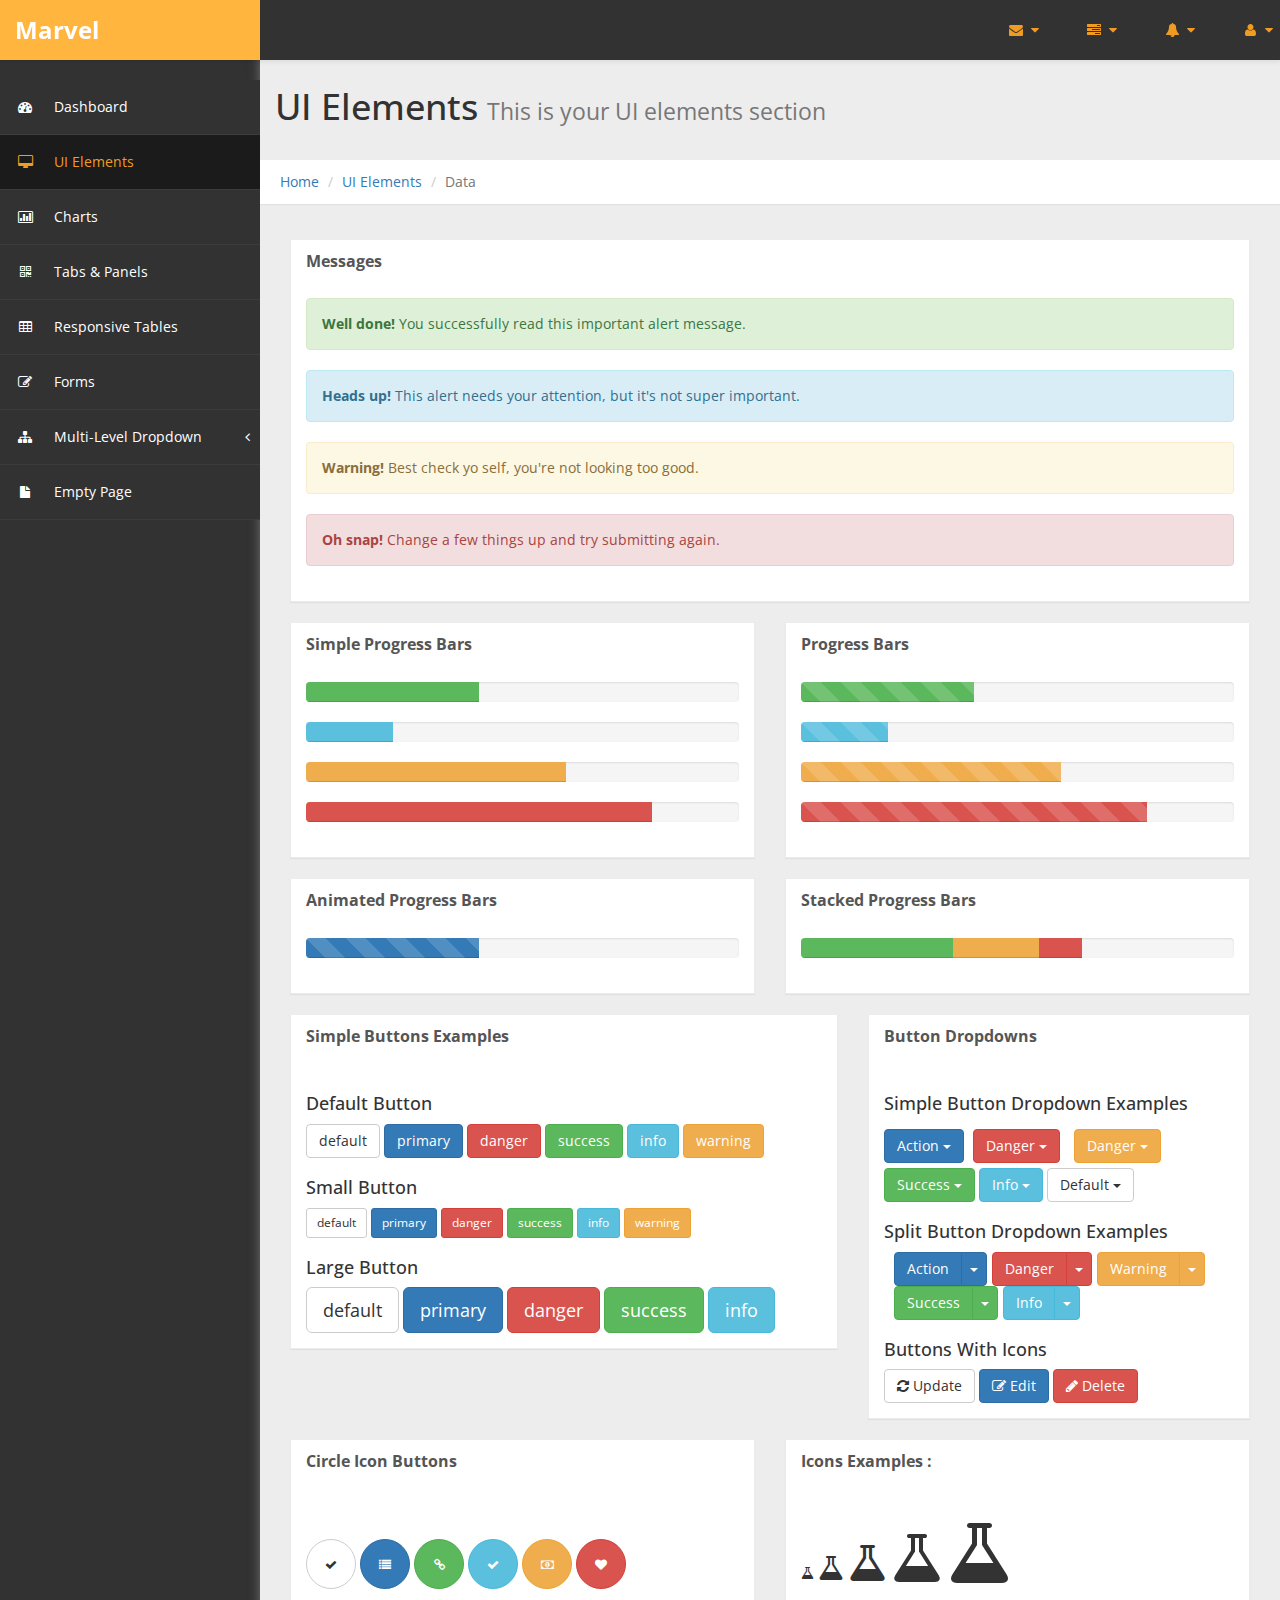
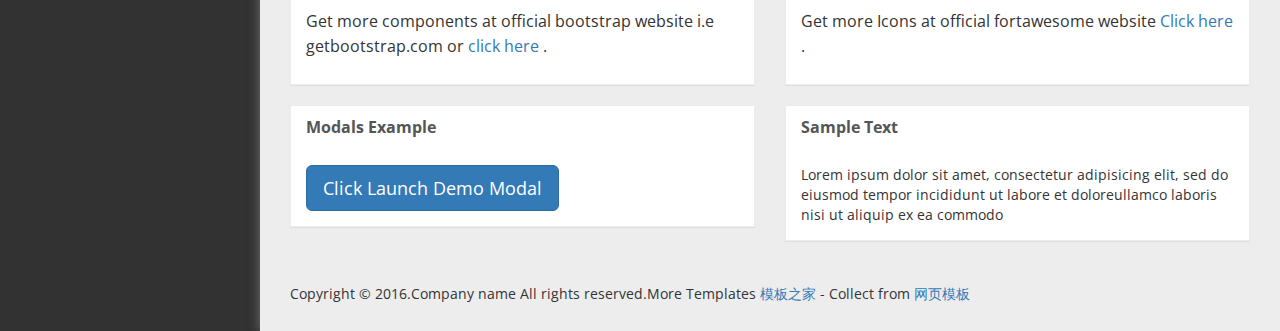
<file: ui-elements.html>
﻿<!DOCTYPE html>
<html xmlns="http://www.w3.org/1999/xhtml">
<head>
      <meta charset="utf-8" />
    <meta name="viewport" content="width=device-width, initial-scale=1.0" />
    <title>cssmoban</title>
	<!-- Bootstrap Styles-->
    <link href="assets/css/bootstrap.css" rel="stylesheet" />
     <!-- FontAwesome Styles-->
    <link href="assets/css/font-awesome.css" rel="stylesheet" />
        <!-- Custom Styles-->
    <link href="assets/css/custom-styles.css" rel="stylesheet" />
     <!-- Google Fonts-->
   <link href='https://fonts.googleapis.com/css?family=Open+Sans' rel='stylesheet' type='text/css' />
</head>
<body>
    <div id="wrapper">
        <nav class="navbar navbar-default top-navbar" role="navigation">
            <div class="navbar-header">
                <button type="button" class="navbar-toggle" data-toggle="collapse" data-target=".sidebar-collapse">
                    <span class="sr-only">Toggle navigation</span>
                    <span class="icon-bar"></span>
                    <span class="icon-bar"></span>
                    <span class="icon-bar"></span>
                </button>
                <a class="navbar-brand" href="index.html"><strong>Marvel</strong></a>
            </div>

            <ul class="nav navbar-top-links navbar-right">
                <li class="dropdown">
                    <a class="dropdown-toggle" data-toggle="dropdown" href="#" aria-expanded="false">
                        <i class="fa fa-envelope fa-fw"></i> <i class="fa fa-caret-down"></i>
                    </a>
                    <ul class="dropdown-menu dropdown-messages">
                        <li>
                            <a href="#">
                                <div>
                                    <strong>John Doe</strong>
                                    <span class="pull-right text-muted">
                                        <em>Today</em>
                                    </span>
                                </div>
                                <div>Lorem Ipsum has been the industry's standard dummy text ever since the 1500s...</div>
                            </a>
                        </li>
                        <li class="divider"></li>
                        <li>
                            <a href="#">
                                <div>
                                    <strong>John Smith</strong>
                                    <span class="pull-right text-muted">
                                        <em>Yesterday</em>
                                    </span>
                                </div>
                                <div>Lorem Ipsum has been the industry's standard dummy text ever since an kwilnw...</div>
                            </a>
                        </li>
                        <li class="divider"></li>
                        <li>
                            <a href="#">
                                <div>
                                    <strong>John Smith</strong>
                                    <span class="pull-right text-muted">
                                        <em>Yesterday</em>
                                    </span>
                                </div>
                                <div>Lorem Ipsum has been the industry's standard dummy text ever since the...</div>
                            </a>
                        </li>
                        <li class="divider"></li>
                        <li>
                            <a class="text-center" href="#">
                                <strong>Read All Messages</strong>
                                <i class="fa fa-angle-right"></i>
                            </a>
                        </li>
                    </ul>
                    <!-- /.dropdown-messages -->
                </li>
                <!-- /.dropdown -->
                <li class="dropdown">
                    <a class="dropdown-toggle" data-toggle="dropdown" href="#" aria-expanded="false">
                        <i class="fa fa-tasks fa-fw"></i> <i class="fa fa-caret-down"></i>
                    </a>
                    <ul class="dropdown-menu dropdown-tasks">
                        <li>
                            <a href="#">
                                <div>
                                    <p>
                                        <strong>Task 1</strong>
                                        <span class="pull-right text-muted">60% Complete</span>
                                    </p>
                                    <div class="progress progress-striped active">
                                        <div class="progress-bar progress-bar-success" role="progressbar" aria-valuenow="60" aria-valuemin="0" aria-valuemax="100" style="width: 60%">
                                            <span class="sr-only">60% Complete (success)</span>
                                        </div>
                                    </div>
                                </div>
                            </a>
                        </li>
                        <li class="divider"></li>
                        <li>
                            <a href="#">
                                <div>
                                    <p>
                                        <strong>Task 2</strong>
                                        <span class="pull-right text-muted">28% Complete</span>
                                    </p>
                                    <div class="progress progress-striped active">
                                        <div class="progress-bar progress-bar-info" role="progressbar" aria-valuenow="28" aria-valuemin="0" aria-valuemax="100" style="width: 28%">
                                            <span class="sr-only">28% Complete</span>
                                        </div>
                                    </div>
                                </div>
                            </a>
                        </li>
                        <li class="divider"></li>
                        <li>
                            <a href="#">
                                <div>
                                    <p>
                                        <strong>Task 3</strong>
                                        <span class="pull-right text-muted">60% Complete</span>
                                    </p>
                                    <div class="progress progress-striped active">
                                        <div class="progress-bar progress-bar-warning" role="progressbar" aria-valuenow="60" aria-valuemin="0" aria-valuemax="100" style="width: 60%">
                                            <span class="sr-only">60% Complete (warning)</span>
                                        </div>
                                    </div>
                                </div>
                            </a>
                        </li>
                        <li class="divider"></li>
                        <li>
                            <a href="#">
                                <div>
                                    <p>
                                        <strong>Task 4</strong>
                                        <span class="pull-right text-muted">85% Complete</span>
                                    </p>
                                    <div class="progress progress-striped active">
                                        <div class="progress-bar progress-bar-danger" role="progressbar" aria-valuenow="85" aria-valuemin="0" aria-valuemax="100" style="width: 85%">
                                            <span class="sr-only">85% Complete (danger)</span>
                                        </div>
                                    </div>
                                </div>
                            </a>
                        </li>
                        <li class="divider"></li>
                        <li>
                            <a class="text-center" href="#">
                                <strong>See All Tasks</strong>
                                <i class="fa fa-angle-right"></i>
                            </a>
                        </li>
                    </ul>
                    <!-- /.dropdown-tasks -->
                </li>
                <!-- /.dropdown -->
                <li class="dropdown">
                    <a class="dropdown-toggle" data-toggle="dropdown" href="#" aria-expanded="false">
                        <i class="fa fa-bell fa-fw"></i> <i class="fa fa-caret-down"></i>
                    </a>
                    <ul class="dropdown-menu dropdown-alerts">
                        <li>
                            <a href="#">
                                <div>
                                    <i class="fa fa-comment fa-fw"></i> New Comment
                                    <span class="pull-right text-muted small">4 min</span>
                                </div>
                            </a>
                        </li>
                        <li class="divider"></li>
                        <li>
                            <a href="#">
                                <div>
                                    <i class="fa fa-twitter fa-fw"></i> 3 New Followers
                                    <span class="pull-right text-muted small">12 min</span>
                                </div>
                            </a>
                        </li>
                        <li class="divider"></li>
                        <li>
                            <a href="#">
                                <div>
                                    <i class="fa fa-envelope fa-fw"></i> Message Sent
                                    <span class="pull-right text-muted small">4 min</span>
                                </div>
                            </a>
                        </li>
                        <li class="divider"></li>
                        <li>
                            <a href="#">
                                <div>
                                    <i class="fa fa-tasks fa-fw"></i> New Task
                                    <span class="pull-right text-muted small">4 min</span>
                                </div>
                            </a>
                        </li>
                        <li class="divider"></li>
                        <li>
                            <a href="#">
                                <div>
                                    <i class="fa fa-upload fa-fw"></i> Server Rebooted
                                    <span class="pull-right text-muted small">4 min</span>
                                </div>
                            </a>
                        </li>
                        <li class="divider"></li>
                        <li>
                            <a class="text-center" href="#">
                                <strong>See All Alerts</strong>
                                <i class="fa fa-angle-right"></i>
                            </a>
                        </li>
                    </ul>
                    <!-- /.dropdown-alerts -->
                </li>
                <!-- /.dropdown -->
                <li class="dropdown">
                    <a class="dropdown-toggle" data-toggle="dropdown" href="#" aria-expanded="false">
                        <i class="fa fa-user fa-fw"></i> <i class="fa fa-caret-down"></i>
                    </a>
                    <ul class="dropdown-menu dropdown-user">
                        <li><a href="#"><i class="fa fa-user fa-fw"></i> User Profile</a>
                        </li>
                        <li><a href="#"><i class="fa fa-gear fa-fw"></i> Settings</a>
                        </li>
                        <li class="divider"></li>
                        <li><a href="#"><i class="fa fa-sign-out fa-fw"></i> Logout</a>
                        </li>
                    </ul>
                    <!-- /.dropdown-user -->
                </li>
                <!-- /.dropdown -->
            </ul>
        </nav>
        <!--/. NAV TOP  -->
        <nav class="navbar-default navbar-side" role="navigation">
            <div class="sidebar-collapse">
                <ul class="nav" id="main-menu">

                    <li>
                        <a href="index.html"><i class="fa fa-dashboard"></i> Dashboard</a>
                    </li>
                    <li>
                        <a href="ui-elements.html" class="active-menu"><i class="fa fa-desktop"></i> UI Elements</a>
                    </li>
					<li>
                        <a href="chart.html"><i class="fa fa-bar-chart-o"></i> Charts</a>
                    </li>
                    <li>
                        <a href="tab-panel.html"><i class="fa fa-qrcode"></i> Tabs & Panels</a>
                    </li>
                    
                    <li>
                        <a href="table.html"><i class="fa fa-table"></i> Responsive Tables</a>
                    </li>
                    <li>
                        <a href="form.html"><i class="fa fa-edit"></i> Forms </a>
                    </li>


                    <li>
                        <a href="#"><i class="fa fa-sitemap"></i> Multi-Level Dropdown<span class="fa arrow"></span></a>
                        <ul class="nav nav-second-level">
                            <li>
                                <a href="#">Second Level Link</a>
                            </li>
                            <li>
                                <a href="#">Second Level Link</a>
                            </li>
                            <li>
                                <a href="#">Second Level Link<span class="fa arrow"></span></a>
                                <ul class="nav nav-third-level">
                                    <li>
                                        <a href="#">Third Level Link</a>
                                    </li>
                                    <li>
                                        <a href="#">Third Level Link</a>
                                    </li>
                                    <li>
                                        <a href="#">Third Level Link</a>
                                    </li>

                                </ul>

                            </li>
                        </ul>
                    </li>
                    <li>
                        <a href="empty.html"><i class="fa fa-fw fa-file"></i> Empty Page</a>
                    </li>
                </ul>

            </div>

        </nav>
        <!-- /. NAV SIDE  -->
        <div id="page-wrapper">
		  <div class="header"> 
                        <h1 class="page-header">
                           UI Elements <small>This is your UI elements section</small>
                        </h1>
						<ol class="breadcrumb">
					  <li><a href="#">Home</a></li>
					  <li><a href="#">UI Elements </a></li>
					  <li class="active">Data</li>
					</ol> 
									
		</div>
            <div id="page-inner"> 
				 
				
			<div class="row">

			  <div class="col-md-12">
			<div class="panel panel-default">
				<div class="panel-heading">
				 Messages
				</div>        
							  
							<div class="panel-body"> 
								<div class="alert alert-success">
									<strong>Well done!</strong> You successfully read this important alert message.
								</div>
								<div class="alert alert-info">
									<strong>Heads up!</strong> This alert needs your attention, but it's not super important.
								</div>
								<div class="alert alert-warning">
									<strong>Warning!</strong> Best check yo self, you're not looking too good.
								</div>
								<div class="alert alert-danger">
									<strong>Oh snap!</strong> Change a few things up and try submitting again.
								</div>
							</div>
				</div>
			</div>						
				</div>								
									
				  <div class="row">
                    <div class="col-md-6">
                        <div class="panel panel-default">
                        <div class="panel-heading">
                            Simple Progress Bars 
                        </div>
                       
                        <div class="panel-body">
                       <div class="progress">
  <div class="progress-bar progress-bar-success" role="progressbar" aria-valuenow="40" aria-valuemin="0" aria-valuemax="100" style="width: 40%">
    <span class="sr-only">40% Complete (success)</span>
  </div>
</div>
<div class="progress">
  <div class="progress-bar progress-bar-info" role="progressbar" aria-valuenow="20" aria-valuemin="0" aria-valuemax="100" style="width: 20%">
    <span class="sr-only">20% Complete</span>
  </div>
</div>
<div class="progress">
  <div class="progress-bar progress-bar-warning" role="progressbar" aria-valuenow="60" aria-valuemin="0" aria-valuemax="100" style="width: 60%">
    <span class="sr-only">60% Complete (warning)</span>
  </div>
</div>
<div class="progress">
  <div class="progress-bar progress-bar-danger" role="progressbar" aria-valuenow="80" aria-valuemin="0" aria-valuemax="100" style="width: 80%">
    <span class="sr-only">80% Complete</span>
  </div>
</div>
                            </div>
                            </div>
                    </div>
                    <div class="col-md-6">
                        <div class="panel panel-default">
                        <div class="panel-heading">
                            Progress Bars 
                        </div>
                       
                        <div class="panel-body">
                       <div class="progress progress-striped">
  <div class="progress-bar progress-bar-success" role="progressbar" aria-valuenow="40" aria-valuemin="0" aria-valuemax="100" style="width: 40%">
    <span class="sr-only">40% Complete (success)</span>
  </div>
</div>
<div class="progress progress-striped">
  <div class="progress-bar progress-bar-info" role="progressbar" aria-valuenow="20" aria-valuemin="0" aria-valuemax="100" style="width: 20%">
    <span class="sr-only">20% Complete</span>
  </div>
</div>
<div class="progress progress-striped">
  <div class="progress-bar progress-bar-warning" role="progressbar" aria-valuenow="60" aria-valuemin="0" aria-valuemax="100" style="width: 60%">
    <span class="sr-only">60% Complete (warning)</span>
  </div>
</div>
<div class="progress progress-striped">
  <div class="progress-bar progress-bar-danger" role="progressbar" aria-valuenow="80" aria-valuemin="0" aria-valuemax="100" style="width: 80%">
    <span class="sr-only">80% Complete</span>
  </div>
</div>
                            </div>
                            </div>
                    </div>
                </div>
                 <!-- /. ROW  -->
				 	<div class="row">
                    <div class="col-md-6">
                        <div class="panel panel-default">
                        <div class="panel-heading">
                            Animated Progress Bars 
                        </div>
                       
                        <div class="panel-body">
                       <div class="progress progress-striped active">
  <div class="progress-bar progress-bar-primary" role="progressbar" aria-valuenow="40" aria-valuemin="0" aria-valuemax="100" style="width: 40%">
    <span class="sr-only">40% Complete (success)</span>
  </div>
</div>
                            </div>
                            </div>
                    </div>
                      <div class="col-md-6">
                        <div class="panel panel-default">
                        <div class="panel-heading">
                            Stacked Progress Bars 
                        </div>
                       
                        <div class="panel-body">
                       <div class="progress">
  <div class="progress-bar progress-bar-success" style="width: 35%">
    <span class="sr-only">35% Complete (success)</span>
  </div>
  <div class="progress-bar progress-bar-warning" style="width: 20%">
    <span class="sr-only">20% Complete (warning)</span>
  </div>
  <div class="progress-bar progress-bar-danger" style="width: 10%">
    <span class="sr-only">10% Complete (danger)</span>
  </div>
</div>
                            </div>
                            </div>
                    </div>
                </div>				
                 <div class="row">
                    
                      <div class="col-md-7">
                    <div class="panel panel-default">
                        <div class="panel-heading">
                         Simple Buttons Examples
                        </div>        
                                      
                                    <div class="panel-body"> 

                    <h4>Default Button</h4>
                    <a href="#" class="btn btn-default">default</a>
                    <a href="#" class="btn btn-primary">primary</a>
                    <a href="#" class="btn btn-danger">danger</a>
                    <a href="#" class="btn btn-success">success</a>
                    <a href="#" class="btn btn-info">info</a>
                    <a href="#" class="btn btn-warning">warning</a>

                  
                    <h4>Small Button</h4>
                    <a href="#" class="btn btn-default btn-sm">default</a>
                    <a href="#" class="btn btn-primary btn-sm">primary</a>
                    <a href="#" class="btn btn-danger btn-sm">danger</a>
                    <a href="#" class="btn btn-success btn-sm">success</a>
                    <a href="#" class="btn btn-info btn-sm">info</a>
                    <a href="#" class="btn btn-warning btn-sm">warning</a>

                   
                    <h4>Large Button</h4>

                    <a href="#" class="btn btn-default btn-lg">default</a>
                    <a href="#" class="btn btn-primary btn-lg">primary</a>
                    <a href="#" class="btn btn-danger btn-lg">danger</a>
                    <a href="#" class="btn btn-success btn-lg">success</a>
                    <a href="#" class="btn btn-info btn-lg">info</a>

                   
                </div>
            </div>
                          </div>
                     <div class="col-md-5">
                      <div class="panel panel-default">
                        <div class="panel-heading">
                           Button Dropdowns
                        </div>        
                                      
                                    <div class="panel-body"> 
                                          <h4>Simple Button Dropdown Examples </h4>  
                                       <div style="margin-top: 10px;">
											
											<div class="btn-group">
											  <button data-toggle="dropdown" class="btn btn-primary dropdown-toggle">Action <span class="caret"></span></button>
											  <ul class="dropdown-menu">
												<li><a href="#">Action</a></li>
												<li><a href="#">Another action</a></li>
												<li><a href="#">Something else here</a></li>
												<li class="divider"></li>
												<li><a href="#">Separated link</a></li>
											  </ul>
											</div>
											<div style="margin:5px;" class="btn-group">
											  <button data-toggle="dropdown" class="btn btn-danger dropdown-toggle">Danger <span class="caret"></span></button>
											  <ul class="dropdown-menu">
												<li><a href="#">Action</a></li>
												<li><a href="#">Another action</a></li>
												<li><a href="#">Something else here</a></li>
												<li class="divider"></li>
												<li><a href="#">Separated link</a></li>
											  </ul>
											</div>
                                           <div style="margin:5px;" class="btn-group">
											  <button data-toggle="dropdown" class="btn btn-warning dropdown-toggle">Danger <span class="caret"></span></button>
											  <ul class="dropdown-menu">
												<li><a href="#">Action</a></li>
												<li><a href="#">Another action</a></li>
												<li><a href="#">Something else here</a></li>
												<li class="divider"></li>
												<li><a href="#">Separated link</a></li>
											  </ul>
											</div>
										 
                                               
                                              	<div class="btn-group">
											  <button data-toggle="dropdown" class="btn btn-success dropdown-toggle">Success <span class="caret"></span></button>
											  <ul class="dropdown-menu">
												<li><a href="#">Action</a></li>
												<li><a href="#">Another action</a></li>
												<li><a href="#">Something else here</a></li>
												<li class="divider"></li>
												<li><a href="#">Separated link</a></li>
											  </ul>
											</div>
											<div class="btn-group">
											  <button data-toggle="dropdown" class="btn btn-info dropdown-toggle">Info <span class="caret"></span></button>
											  <ul class="dropdown-menu">
												<li><a href="#">Action</a></li>
												<li><a href="#">Another action</a></li>
												<li><a href="#">Something else here</a></li>
												<li class="divider"></li>
												<li><a href="#">Separated link</a></li>
											  </ul>
											</div>
											<div class="btn-group">
											  <button data-toggle="dropdown" class="btn btn-default dropdown-toggle">Default <span class="caret"></span></button>
											  <ul class="dropdown-menu">
												<li><a href="#">Action</a></li>
												<li><a href="#">Another action</a></li>
												<li><a href="#">Something else here</a></li>
												<li class="divider"></li>
												<li><a href="#">Separated link</a></li>
											  </ul>
											</div>
										  </div>
                                       
                                       <h4>Split Button Dropdown Examples </h4>
                                      
                                       <div style="margin:5px;" class="btn-toolbar">
										
										<div class="btn-group">
										  <button class="btn btn-primary">Action</button>
										  <button data-toggle="dropdown" class="btn btn-primary dropdown-toggle"><span class="caret"></span></button>
										  <ul class="dropdown-menu">
											<li><a href="#">Action</a></li>
											<li><a href="#">Another action</a></li>
											<li><a href="#">Something else here</a></li>
											<li class="divider"></li>
											<li><a href="#">Separated link</a></li>
										  </ul>
										</div>
										<div class="btn-group">
										  <button class="btn btn-danger">Danger</button>
										  <button data-toggle="dropdown" class="btn btn-danger dropdown-toggle"><span class="caret"></span></button>
										  <ul class="dropdown-menu">
											<li><a href="#">Action</a></li>
											<li><a href="#">Another action</a></li>
											<li><a href="#">Something else here</a></li>
											<li class="divider"></li>
											<li><a href="#">Separated link</a></li>
										  </ul>
										</div>
                                           <div class="btn-group">
										  <button class="btn btn-warning">Warning</button>
										  <button data-toggle="dropdown" class="btn btn-warning dropdown-toggle"><span class="caret"></span></button>
										  <ul class="dropdown-menu">
											<li><a href="#">Action</a></li>
											<li><a href="#">Another action</a></li>
											<li><a href="#">Something else here</a></li>
											<li class="divider"></li>
											<li><a href="#">Separated link</a></li>
										  </ul>
										</div>
									 
										<div class="btn-group">
										  <button class="btn btn-success">Success</button>
										  <button data-toggle="dropdown" class="btn btn-success dropdown-toggle"><span class="caret"></span></button>
										  <ul class="dropdown-menu">
											<li><a href="#">Action</a></li>
											<li><a href="#">Another action</a></li>
											<li><a href="#">Something else here</a></li>
											<li class="divider"></li>
											<li><a href="#">Separated link</a></li>
										  </ul>
										</div>
										<div class="btn-group">
										  <button class="btn btn-info">Info</button>
										  <button data-toggle="dropdown" class="btn btn-info dropdown-toggle"><span class="caret"></span></button>
										  <ul class="dropdown-menu">
											<li><a href="#">Action</a></li>
											<li><a href="#">Another action</a></li>
											<li><a href="#">Something else here</a></li>
											<li class="divider"></li>
											<li><a href="#">Separated link</a></li>
										  </ul>
										</div>
									   
									  </div>
                                       

                                       <h4>Buttons With Icons</h4>                                       
										
											<button class="btn btn-default"><i class=" fa fa-refresh "></i> Update</button>
											<button class="btn btn-primary"><i class="fa fa-edit "></i> Edit</button>
											<button class="btn btn-danger"><i class="fa fa-pencil"></i> Delete</button>
										
															
									

                                        </div>
                                    </div>
                    </div>
                    </div>
                <!-- /. ROW  -->
                <div class="row">
                    <div class="col-md-6">
                        <div class="panel panel-default">
                        <div class="panel-heading">
                            Circle Icon Buttons 
                        </div>
                       
                        <div class="panel-body">
                             <br /> <br />
                            <button type="button" class="btn btn-default btn-circle"><i class="fa fa-check"></i>
                            </button>
                            <button type="button" class="btn btn-primary btn-circle"><i class="fa fa-list"></i>
                            </button>
                            <button type="button" class="btn btn-success btn-circle"><i class="fa fa-link"></i>
                            </button>
                            <button type="button" class="btn btn-info btn-circle"><i class="fa fa-check"></i>
                            </button>
                            <button type="button" class="btn btn-warning btn-circle"><i class="fa fa-money"></i>
                            </button>
                            <button type="button" class="btn btn-danger btn-circle"><i class="fa fa-heart"></i>
                            </button>
                           <br />
                             <p>
                        Get more components at official bootstrap website i.e getbootstrap.com or <a href="http://getbootstrap.com/components/" target="_blank">click here</a> .  
                        </p>
                        </div>
                        
                    </div>
                    </div>
                    <div class="col-md-6">
                        <div class="panel panel-default">
                        <div class="panel-heading">
                            Icons Examples : 
                        </div>
                       
                        <div class="panel-body">
                            <br />  
                            <i class="fa fa-flask "></i>
                            
                             <i class="fa fa-flask fa-2x"></i>
                              <i class="fa fa-flask fa-3x"></i>
                              <i class="fa fa-flask fa-4x"></i>
                              <i class="fa fa-flask fa-5x"></i>
                              <br />
                              <p>
                        Get more Icons at official fortawesome website   <a href="http://fortawesome.github.io/Font-Awesome/" target="_blank" >Click here</a> . 
                        </p>
                        </div>
                        
                    </div>
                    </div>
                </div>
                 <!-- /. ROW  -->
                
                <div class="row">
                    <div class="col-md-6">
                       
                     <!--  Modals-->
                    <div class="panel panel-default">
                        <div class="panel-heading">
                            Modals Example
                        </div>
                        <div class="panel-body">
                            <button class="btn btn-primary btn-lg" data-toggle="modal" data-target="#myModal">
                              Click  Launch Demo Modal
                            </button>
                            <div class="modal fade" id="myModal" tabindex="-1" role="dialog" aria-labelledby="myModalLabel" aria-hidden="true">
                                <div class="modal-dialog">
                                    <div class="modal-content">
                                        <div class="modal-header">
                                            <button type="button" class="close" data-dismiss="modal" aria-hidden="true">&times;</button>
                                            <h4 class="modal-title" id="myModalLabel">Modal title Here</h4>
                                        </div>
                                        <div class="modal-body">
                                            Lorem ipsum dolor sit amet, consectetur adipisicing elit, sed do eiusmod tempor incididunt ut labore et dolore magna aliqua. Ut enim ad minim veniam, quis nostrud exercitation ullamco laboris nisi ut aliquip ex ea commodo consequat. Duis aute irure dolor in reprehenderit in voluptate velit esse cillum dolore eu fugiat nulla pariatur. Excepteur sint occaecat cupidatat non proident, sunt in culpa qui officia deserunt mollit anim id est laborum.
                                        </div>
                                        <div class="modal-footer">
                                            <button type="button" class="btn btn-default" data-dismiss="modal">Close</button>
                                            <button type="button" class="btn btn-primary">Save changes</button>
                                        </div>
                                    </div>
                                </div>
                            </div>
                        </div>
                    </div>
                     <!-- End Modals-->
                
                    </div>
                     <div class="col-md-6">
                          <div class="panel panel-default">
                        <div class="panel-heading">
                            Sample Text
                        </div>
                        <div class="panel-body">
                          Lorem ipsum dolor sit amet, consectetur adipisicing elit, sed do eiusmod tempor incididunt ut labore et doloreullamco laboris nisi ut aliquip ex ea commodo
                           
                             </div>
                              </div>
                     </div>
                </div>
                <!-- /. ROW  -->
				<footer><p>Copyright &copy; 2016.Company name All rights reserved.More Templates <a href="http://www.cssmoban.com/" target="_blank" title="模板之家">模板之家</a> - Collect from <a href="http://www.cssmoban.com/" title="网页模板" target="_blank">网页模板</a></p></footer>
				</div>
             <!-- /. PAGE INNER  -->
            </div>
         <!-- /. PAGE WRAPPER  -->
        </div>
     <!-- /. WRAPPER  -->
    <!-- JS Scripts-->
    <!-- jQuery Js -->
    <script src="assets/js/jquery-1.10.2.js"></script>
      <!-- Bootstrap Js -->
    <script src="assets/js/bootstrap.min.js"></script>
    <!-- Metis Menu Js -->
    <script src="assets/js/jquery.metisMenu.js"></script>
      <!-- Custom Js -->
    <script src="assets/js/custom-scripts.js"></script>
 
</body>
</html>
</file>
<file: assets/css/custom-styles.css>
/*----------------------------------------------
    COMMON  STYLES    
------------------------------------------------*/
body {
    font-family: 'Open Sans', sans-serif;
    background: #323232;
}

 #wrapper {
    width: 100%;
}

#page-wrapper {
    padding: 15px 15px;
    min-height: 600px;
    background: #EDEDED;
}
#page-inner {
    width:100%;
    margin:10px 20px 10px 0px;
    background-color:transparent;
    padding: 15px 30px;
    min-height:1200px;
}
.header .container-fluid{
padding:0;
}
.text-center {
    text-align:center;
}
.no-boder {
    border:1px solid #f3f3f3;
}

h1, .h1, h2, .h2, h3, .h3 {
margin-top: 7px;
margin-bottom: -5px;
}
h2 {
    color: #000;
}
h4 {
    padding-top:10px;
}
.square-btn-adjust {
    border: 0px solid transparent; 
   -webkit-border-radius: 0px;
-moz-border-radius: 0px;
border-radius: 0px;

}
p {
    font-size:16px;
    line-height:25px;
    padding-top:20px;
}
.navbar-side {
    z-index: 0; 
}
.panel{
border-radius:0px;
}
.navbar-side .nav > li > a > i{
color: #FFFFFF;
padding: 8px;
width: 30px;
text-align: center;
}
.top-navbar{
position: fixed;
  width: 100%;
  z-index: 300;
    -webkit-box-shadow: 0 3px 3px rgba(0, 0, 0, 0.05);
  -moz-box-shadow: 0 3px 3px rgba(0, 0, 0, 0.05);
  box-shadow: 0 3px 3px rgba(0, 0, 0, 0.05);
}
.navbar-side {
  z-index: 1;
  position: fixed;
  width: 260px;
  top: 80px;
}
#page-wrapper {
  position: relative;
  top: 55px;
  box-shadow: 0 0 10px #757575;
  -moz-box-shadow: 0 0 10px #757575;
  -webkit-box-shadow: 0 0 10px #757575;
}
.top-navbar .nav > li > a:hover, .top-navbar .nav > li > a:focus {
text-decoration: none;
background-color: #2497BA;
color: #fff;
}
.nav .open > a, .nav .open > a:hover, .nav .open > a:focus {
background-color: #075CB3;
border-color: #075CB3;
}
.breadcrumb {
padding: 12px 10px 12px 20px;
margin-bottom: 20px;
list-style: none;

border-radius: 0;
-webkit-box-shadow: 0 1px 1px rgba(0,0,0,.05);    box-shadow: 0 1px 1px rgba(0,0,0,.05);background: #fff;}
.dropdown-menu>li>a {
  display: block;
  padding: 3px 20px;
  clear: both;
  font-weight: 400;
  line-height: 1.42857143;
  color: #333;
  white-space: nowrap;
  font-size: 13px;
}
.dropdown-menu>li>a i {
  color: #1F1F1F;
}
.text-muted {
  color: #FB5651;
}
.badge {
  display: inline-block;
  min-width: 10px;
  padding: 4px 7px;
  font-size: 11px;
  font-weight: 700;
  color: #fff;
  text-align: center;
  white-space: nowrap;
  vertical-align: baseline;
  background-color: #F09B22;
  border-radius: 10px;
}
.closed{
	-ms-transform: rotate(180deg); /* IE 9 */
    -webkit-transform: rotate(180deg); /* Chrome, Safari, Opera */
    transform: rotate(180deg);	
}
.closed i{color:#F09B22;
}
/*----------------------------------------------
   DASHBOARD STYLES    
------------------------------------------------*/
.page-header {
padding-bottom: 9px;
margin: 0;
border-bottom: 1px solid transparent;
text-align: left;background-color: rgb(237, 237, 237);padding: 32px 22px 32px 15px;color: #323232;}
.panel-left{  
width: 100px;
height: 100px;background: #0866C6;/* border: 2px solid #4590DA; */
/* border-radius: 100%; */
overflow: hidden;

margin: 12px;}
.panel-left .fa-5x {
font-size: 3em;color: rgb(240, 155, 34);
padding: 29px 0;
margin-bottom:30px;}
.panel-right{  
height: 124px;
background: transparent;
margin-bottom: 0;color: #AFAFAF;

float: left;text-align: left;padding-left: 20px;font-size: 16px;text-shadow: none;font-weight: normal;text-align: center;}
.panel-right h3{  
font-size: 40px;
padding: 18px 10px 13px 0;color: #5D5D5D;}
.panel-right strong{
	font-weight:normal;
	color: #737373;
}
.panel-back {
    background-color:#fff;

}
.panel-default {
  border-color: #ECECEC;
}
.panel-default > .panel-heading {color: #555;
border-color: #FFF;
font-weight:bold;background: #FFFFFF;
font-size: 16px;
text-shadow: none;}
.panel-heading {
  /* padding: 15px 15px 0px; */
  border-bottom: 1px solid transparent;
  border-top-left-radius: 3px;
  border-top-right-radius: 3px;
}
.jumbotron{
padding:20px;
}
.jumbotron p {
    margin-bottom: 15px;
    font-size: 15px;
    font-weight: 200;
}
.jumbotron, .well{
background:#fff;
}
   .noti-box {
min-height: 100px;
padding: 20px;
}

    .noti-box .icon-box {
display: block;
float: left;
margin: 0 15px 10px 0;
width: 70px;
height: 70px;
line-height: 75px;
vertical-align: middle;
text-align: center;
font-size: 40px;
}
.text-box p{
    margin: 0 0 3px;
}
.main-text {
    font-size: 25px;
    font-weight:600;
}
.set-icon {
-webkit-border-radius: 50px;
-moz-border-radius: 50px;
border-radius: 50px;

}
.panel-primary{
display:inline-block;
margin-bottom: 30px;
width:100%;
}
.green {
/* background-color: #1CC09F; */
color: #fff;
}
 .blue {background-color: #FFFFFF;color: #002A4C;}
  .red {
background-color: #FB6E51;
color:#fff;
}
  .brown {
background-color: #F5B252;
color:#fff;
} 
 .back-footer-red {
background-color: #F0433D;
color:#fff;
border-top: 0px solid #fff;
}
 
 .icon-box-right {
display: block;
float: right;
margin: 0 15px 10px 0;
width: 70px;
height: 70px;
line-height: 75px;
vertical-align: middle;
text-align: center;
font-size: 40px;
}

 .main-temp-back {
background: #8702A8;
color: #FFFFFF;
font-size: 16px;
font-weight: 300;
text-align: center;
}
 .main-temp-back .text-temp {
font-size: 40px;
}
.back-dash {
    padding:20px;
    font-size:20px;
    font-weight:500;
  -webkit-border-radius: 0px;
-moz-border-radius: 0px;
border-radius: 0px;
background-color:#2EA7EB;
color:#fff;
}
    .back-dash p {
        padding-top:16px;
        font-size:13px;
        color:#fff;
        line-height:25px;
        text-align:justify;
    }

     .color-bottom-txt {
   color: #000;
font-size: 16px;
line-height: 30px;
}
     /*CHAT PANEL*/
/*Charts*/

.main-chart {
	background: #fff;
}

.easypiechart-panel {
	text-align: center;
	padding: 1px 0;
	margin-bottom: 20px;
}

.placeholder h2 {
	margin-bottom: 0px;
}

.donut {
	width: 100%;
}

.easypiechart {
	position: relative;
	text-align: center;
	width: 120px;
	height: 120px;
	margin: 20px auto 10px auto;
}

.easypiechart .percent {
	display: block;
	position: absolute;
	font-size: 26px;
	top: 38px;
	width: 120px;
}

#easypiechart-blue .percent { color: #30a5ff;}
#easypiechart-teal .percent { color: #1ebfae;}
#easypiechart-orange .percent { color: #ffb53e;}
#easypiechart-red .percent { color: #ef4040;}

	 
 .chat-panel .panel-body {
height: 450px;
overflow-y: scroll;
}
 .chat-box {
margin: 0;
padding: 0;
list-style: none;
}
 .chat-box li {
margin-bottom: 15px;
padding-bottom: 5px;
border-bottom: 1px dotted #808080;
}
 .chat-box li.left .chat-body {
margin-left: 90px;
}
 .chat-box li .chat-body p {
margin: 0;
color: #8d8888;
}
.chat-img>img {
    margin-left:20px;
}
footer p{
font-size: 14px;
}
/*----------------------------------------------
    MENU STYLES    
------------------------------------------------*/
div#sideNav:hover {
    color: #F09B22;
}
.user-image {
    margin: 25px auto;
-webkit-border-radius: 10px;
-moz-border-radius: 10px;
border-radius: 10px;
max-height:170px;
max-width:170px;
}
.top-navbar{
margin:0px;
}
.top-navbar .navbar-brand {
color: #fff;
width: 260px;
text-align: left;
height: 60px;
font-size: 24px;
font-weight: 700;
/* text-transform: uppercase; */
line-height: 30px;background: #F09B22;}
.navbar-brand b{
color: #4BD28C;
}
.top-navbar .nav > li {
position: relative;
display: inline-block;
margin: 0px;
padding: 0px;
}
.top-navbar .nav > li > a {
position: relative;
display: block;
padding: 20px;color: #FFFFFF;
margin: 0px;}
.top-navbar .nav > li > a:hover, .top-navbar .nav > li > a:focus {
text-decoration: none;
color: #319DB5 !important;
background: transparent;
}
.top-navbar .dropdown-menu{
min-width: 230px;
border-radius: 0 0 4px 4px;
border: 0;}
.top-navbar .dropdown-menu > li > a:hover, .top-navbar .dropdown-menu > li > a:focus{
color: #225081;
background:none;
}
.dropdown-tasks{
width: 255px;
}
.dropdown-tasks .progress {
height: 8px;
margin-bottom: 8px;
overflow: hidden;
background-color: #f5f5f5;
border-radius: 0px;
}
.dropdown-tasks > li > a { 
padding: 0px 15px;
}
.dropdown-tasks p {
font-size: 13px;
line-height: 21px;
padding-top: 4px;
}
.active-menu, .active-menu i {
    background-color: #1B1B1B !important;
    color: #F09B22 !important;
}
.active-menu i{color: #F09B22 !important;}
.arrow {
    float: right;
    margin-top: 8px;
}

.fa.arrow:before {
    content: "\f104";
}

.active > a > .fa.arrow:before {
    content: "\f107";
}


.nav-second-level li,
.nav-third-level li {
    border-bottom: none !important;
}

.nav-second-level li a {
    padding-left: 37px;
}

.nav-third-level li a {
    padding-left: 55px;
}
.sidebar-collapse , .sidebar-collapse .nav{
	background:none;
}
.sidebar-collapse .nav {
	padding:0;
}
.sidebar-collapse .nav > li > a {
	color: #FFFFFF;
	background:transparent;
	text-shadow:none;
}
.sidebar-collapse > .nav > li > a {
	padding: 12px 10px;
}
.sidebar-collapse > .nav > li {
	border-bottom: 1px solid rgba(107, 108, 109, 0.19);
}
ul.nav.nav-second-level.collapse.in {background: #131212;}
.sidebar-collapse .nav > li > a:hover,
.sidebar-collapse .nav > li > a:focus {
	 
	outline:0;
}
 
.navbar-side {
	border:none;
	background: #323232;
}
.top-navbar {
	background: #323232;
	border-bottom:none;
}
.top-navbar .nav > li > a > i {
margin-right: 2px;
}
.top-navbar .navbar-brand:hover { 
color: #FFFFFF;background-color: #FFB53E;}
.dropdown-user li {
margin: 8px 0;
}
.navbar-default {
border:0px solid black;
     
}
.navbar-header {
    background: transparent;
}
.navbar-default .navbar-toggle:hover, .navbar-default .navbar-toggle:focus {
background-color: #283643;
}
.navbar-default .navbar-toggle {
border-color: #fff;
}

.navbar-default .navbar-toggle .icon-bar {
background-color: #FFF;
}
.nav > li > a > i {
    margin-right:10px;
    color: rgb(240, 155, 34);
}
.dropdown-menu>li>a>strong {
  color: #0866C6;
  padding: 5px 0;
  display: inline-block;
  font-weight: 500;
}
#sideNav{
    float: left;
    left: 0;
    z-index: 3;
    color: #868686;
    cursor:pointer;
    border-radius: 0;
    width: 14px;
    font-size: 48px;
    line-height: 0;
    margin: 7px 0 0 20px;
}
ul.dropdown-menu.dropdown-messages li a div {
  padding: 2px 0;
}
/*----------------------------------------------
    UI ELEMENTS STYLES     
------------------------------------------------*/
.btn-circle {
width: 50px;
height: 50px;
padding: 6px 0;
 -webkit-border-radius: 25px;
-moz-border-radius: 25px;
border-radius: 25px;
text-align: center;
font-size: 12px;
line-height: 1.428571429;
}

/*----------------------------------------------
    MEDIA QUERIES     
------------------------------------------------*/
 
 @media(min-width:768px) {
     #page-wrapper{
               margin: 0 0 0 260px;
               padding: 0;
               min-height: 1200px;
    }
	
	
    .navbar-side {
        width: 260px;
        z-index: 1;
    }

   .navbar {
 border-radius: 0px; 
}
   
}
 @media(max-width:768px) {
	#sideNav{
	display:none;
} 
 #page-wrapper {
position: relative;
top: 93px;
 }
 }
 @media(max-width:480px) {
 #page-wrapper {
position: relative;
top: 93px;
 }
.page-header small {
display: block;
padding-top: 14px;
font-size: 19px;
}
#sideNav{
	display:none;
}
.panel-left {
  width: 85px;
  height: 85px; 
  border-radius: 100%;
  overflow: hidden;
  margin: 14px;
}
}
</file>
<file: assets/js/morris/morris-0.4.3.min.css>
.morris-hover{position:absolute;z-index:1000;}.morris-hover.morris-default-style{border-radius:10px;padding:6px;color:#666;background:rgba(255, 255, 255, 0.8);border:solid 2px rgba(230, 230, 230, 0.8);font-family:sans-serif;font-size:12px;text-align:center;}.morris-hover.morris-default-style .morris-hover-row-label{font-weight:bold;margin:0.25em 0;}
.morris-hover.morris-default-style .morris-hover-point{white-space:nowrap;margin:0.1em 0;}
</file>
<file: assets/js/Lightweight-Chart/cssCharts.css>
/*
 * cssCharts v0.3.0
 * jquery plugin to create donut and bar charts with css
 * https://github.com/sultantarimo
 *
 * (c)2015 Sultan Tarimo - sultantarimo@me.com
 * Released under the MIT license
 */
.chart *, .chart{-moz-box-sizing:border-box;-webkit-box-sizing:border-box;box-sizing:border-box;margin:0;padding:0;}
.chart{
  width:auto;
  display:block;
  position:relative;
  font-family:sans-serif;
  font-size:14px;
  margin: 0 auto;
}

/* bar chart */

.chart.bar{height:200px;}
.bar-chart{
  display: table;
  table-layout: fixed;
  width: auto;
  height: 100%;
  margin: 0 auto;
  z-index:20;
  position:absolute;
  left:0px;
}

.bar-chart ul{
  margin-left: 34px;
  float: left;
  display: block;
  height:100%;
}

.bar-chart li{
  position: relative;
  display: table-cell;
  vertical-align: bottom;
  height: 100px;
}

.bar-chart span{
  margin: 0 6px;
  display: block;
  background: rgb(241,127,73);
  width: 34px;
  position:relative;

  -webkit-animation: drawBar 0.3s ease-in-out;
  -moz-animation: drawBar 0.3s ease-in-out;
  animation: drawBar 0.3s ease-in-out;

  -webkit-transition: all 100ms ease-in-out;
  -moz-transition: all 100ms ease-in-out;
  transition: all 100ms ease-in-out;
}

.bar-chart li:hover span{
  box-shadow:0 0 0 4px rgb(241,127,73);
  cursor:pointer;
}

.bar-chart li:nth-child(2n+1):hover span{
  box-shadow:0 0 0 4px #bd380f;
}

.bar-chart li:nth-child(2n+1) span{background-color:#bd380f;}
.bar-chart ul:last-of-type li:last-child span{margin-right:0px;}
.bar-chart ul:first-of-type li:first-child span{margin-left:0px;}
.bar-chart ul:last-of-type {margin-right: 0px;}
.bar-chart ul:first-of-type {margin-left: 0px;}
.bar-chart.left-bar ul:last-of-type {margin-right: 0px;}
.bar-chart.left-bar ul{margin-right: 34px;float:left;margin-left:0px;}

.bar-chart span:before {
  position: absolute;
  bottom: 100%;
  margin-bottom: 10px;
  display: block;
  text-align: center;
  content: attr(title);
  word-wrap: break-word;
  font-size: 12px;
  width: auto;

  left: 50%;

  -webkit-transform: translateX(-50%);
  -moz-transform: translateX(-50%);
  transform: translateX(-50%);
}

.bar-chart li span:before {
  -webkit-transition: all 100ms ease-in-out;
  -moz-transition: all 100ms ease-in-out;
  transition: all 100ms ease-in-out;
}

@-webkit-keyframes drawBar {0% {height: 0;}}
@-moz-keyframes drawBar {0% {height: 0;}}
@keyframes drawBar {0% {height: 0;}}

/* donut chart */

.chart.donut{
  width:200px;
  height:200px;
}

.donut-chart{
  width:100%;height:100%;
  position:relative;

  -webkit-border-radius:50%;
  -moz-border-radius:50%;
  border-radius:50%;
}

.donut-chart.fill{
  background:rgb(241,127,73);
}

.donut-chart:after{
  content:"";
  position: absolute;
  width: 86%;
  height: 86%;
  background: #FFF;
  left: 50%;
  top: 50%;
  z-index: 400;
  margin: 0 auto;
  pointer-events: none;

  -webkit-border-radius: 100%;
  -moz-border-radius: 100%;
  border-radius: 100%;

  -webkit-transform: translateX(-50%) translateY(-50%);
  -moz-transform: translateX(-50%) translateY(-50%);
  transform: translateX(-50%) translateY(-50%);
}

.donut-chart h2{
  text-align:center;
  position: absolute;
  line-height: 140%;
  width: 100%;
  margin-top:-30px;
  top:50%;
  z-index:500;
  pointer-events: none;

  font-size:26px;
  font-weight:400;
  color:rgb(0,0,0);
}

.donut-chart h2 span{
  display:block;
  width:100%;
  font-size:14px;
  color:rgb(142,143,143);
  margin-top:-10px;
}

.donut-chart .spinner{
  z-index: 200;
  border-right: none;

  -webkit-border-radius: 100% 0 0 100% / 50% 0 0 50%;
  -moz-border-radius: 100% 0 0 100% / 50% 0 0 50%;
  border-radius: 100% 0 0 100% / 50% 0 0 50%;

  -webkit-transform: rotate(0deg);
  -moz-transform: rotate(0deg);
  transform: rotate(0deg);

  -webkit-animation: rotateDonut 0.3s ease-in-out;
  -moz-animation: rotateDonut 0.3s ease-in-out;
  animation: rotateDonut 0.3s ease-in-out;

  -webkit-transition: all 160ms ease-in-out;
  -moz-transition: all 160ms ease-in-out;
  transition: all 160ms ease-in-out;
}

.spinner ~ .pie{
  pointer-events: none;
}

.donut-chart.fill .pie,
.pie-chart .pie{
  -webkit-box-shadow: 0 0 0 4px #bd380f;
  -moz-box-shadow: 0 0 0 4px #bd380f;
  box-shadow: 0 0 0 4px #bd380f;
}

@-webkit-keyframes rotateDonut {0% {transform: rotate(0deg);}}
@-moz-keyframes rotateDonut {0% {transform: rotate(0deg);}}
@keyframes rotateDonut {0% {transform: rotate(0deg);}}

.donut-chart .spinner.temp{display:none;}

.donut-chart .pie{
  width: 50%;
  height: 100%;
  position: absolute;
  background: #bd380f;

  -webkit-transform-origin: 100% 50%;
  -moz-transform-origin: 100% 50%;
  transform-origin: 100% 50%;
}

.donut-chart .mask{
  background:rgb(248,248,248);
  z-index: 400;
  margin-left: -1px;
}

.pie-chart:after{
  display:none;
}
.chart.donut .pie-chart h2,
.chart.donut .pie-chart h2 span{color:#FFF;}

/* pie chart */
.chart.pie svg{width:100%;height:100%;}

.chart.pie {
  width: 200px;
  height: 200px;
}

.chart.pie svg text{
  text-anchor: middle;
  fill:white;
  stroke-width:0;
  transform:translate(120,-80);
}
.chart.pie svg path:hover{
  stroke-width:10px;
}

.charts-tip{
  display:block;
  position: absolute;
  font-size: 16px;
  color: #FFF;
  background: rgba(0,0,0,0.8);
  pointer-events: none;
  font-family:sans-serif;
  padding:6px 12px;
  z-index:100;
  width:auto;

  -webkit-border-radius:4px;
  -moz-border-radius:4px;
  border-radius:4px;
}

.chart.pie .pie-legend{
  position:absolute;
  top:50%;
  right:0;
  margin-right:-30px;
  transform:translateX(100%) translateY(-50%);
}

.chart.pie .pie-legend li{
  display:block;
  margin-bottom:14px;
  clear:both;
}

.chart.pie .pie-legend li i{
  top:1px;
  position:relative;
  display:block;
  float:left;
  width:14px;
  height:14px;
  background:#DDD;
  margin-right:10px;

  box-shadow:inset 0 0 0 1px rgba(0,0,0,0.2);
}

.chart.pie .pie-legend li p{clear:both;display:inline;}

/* pie chart */

/* line chart */

.chart.line{width:auto;height:auto;margin:0 auto;position:relative;}
.chart .line-chart{
  min-width:100px;
  min-height:100px;
  width:100%;
  height:100%;
  margin:0px auto;
  display:block;
  position:relative;
  z-index:20;
}

/* line chart borders and grids */
.line-chart:after{
  content:"";
  display:block;
  position:absolute;
  left:0px;bottom:0px;
  height:1px;width:100%;
  background:rgb(238,238,238);
  padding-right:10px;
}

.chart .grid{
  width:100%;
  height:100%;
  position:absolute;
  left:0px;
  bottom:0px;
}
.chart hr{
  position:absolute;
  left:0px;
  bottom:0px;
  width:100%;
  height:1px;
  outline:none;
  border:none;
  background:rgb(238,238,238);
}

.chart hr:before{
  position:absolute;
  right:100%;
  top:0px;
  margin-right:20px;
  color:rgba(0,0,0,0.4);
  font-size:12px;
  content:attr(data-y);
  text-align:right;

  -webkit-transform:translateX(-50%) translateY(-50%);
  -moz-transform:translateX(-50%) translateY(-50%);
  transform:translateX(-50%) translateY(-50%);
}
/* line chart borders and grids */

/* line chart line */
.line-chart li{
  display:block;height:1px;
  float:left;position:relative;
  position:absolute;
}

/* line chart points tooltip */
.line-chart li a:hover:before,
.line-chart li a:hover:after{display:block;z-index:10;}
.line-chart li a:before{
  content:attr(data-y);
  cursor:pointer;
  display:none;
  position:absolute;
  font-size:14px;
  color:#FFF;
  bottom:100%;
  left:50%;
  margin-bottom:-4px;
  text-align:center;
  width:40px;
  background:rgba(0,0,0,0.8);
  padding:8px;
  z-index:40;

  -webkit-transform:translateX(-50%);
  -moz-transform:translateX(-50%);
  transform:translateX(-50%);

  -webkit-border-radius:3px;
  -moz-border-radius:3px;
  border-radius:3px;
}

.line-chart li a:after{
  z-index:50;
  content:"";
  width: 0;
  height: 0;
  display:none;
  position:absolute;
  bottom:100%;
  left:50%;
  margin-bottom:-16px;

  border:6px solid rgba(0,0,0,0);
  border-top: 6px solid rgba(0,0,0,0.8);

  -webkit-transform:translateX(-50%);
  -moz-transform:translateX(-50%);
  transform:translateX(-50%);
}

.line-chart li a{
  display:block;
  position:absolute;
  cursor:pointer;
  width:40px;
  height:40px;

  left:0px;
  top:0px;
  z-index:30;

  -webkit-transform:translateX(-50%) translateY(-50%);
  -moz-transform:translateX(-50%) translateY(-50%);
  transform:translateX(-50%) translateY(-50%);
}
/* line chart points tooltip */

/* line chart points */

.line-chart li span{
  display:block;height:1px;
  background:rgb(241,127,73);
  float:left;
  position:absolute;
}

.line-chart.no-points li span{
  display:none;
}

.line-chart li span:before{
  content:"";
  position:absolute;
  left:-4px;bottom:-4px;
  width:6px;height:6px;
  display:block;

  -webkt-border-radius:50%;
  -moz-border-radius:50%;
  border-radius:50%;
}

.line-chart li:hover span:before{
  -webkit-transform:scale(1.3);
  -moz-transform:scale(1.3);
  transform:scale(1.3);

  -webkit-transition: all 200ms ease-in-out;
  -moz-transition: all 200ms ease-in-out;
  transition: all 200ms ease-in-out;
}

.line-chart li span:before,
.line-chart li span:after{
  background:rgb(241,127,73);
  border:2px solid #bd380f;

  -webkit-box-shadow:0 0 0 4px #FFF;
  -moz-box-shadow:0 0 0 4px #FFF;
  box-shadow:0 0 0 4px #FFF;
}
/* line chart points */

/* line chart line */
.chart.line svg,
.chart.line > div{
  height: 100%;
  width: 100%;
  position:absolute;
  bottom:0px;
  left:0px;
  opacity:1;

  -webkit-animation: drawLine .3s ease-in-out;
    -moz-animation: drawLine .3s ease-in-out;
    animation: drawLine .3s ease-in-out;
}
.chart.line svg path{
  fill: rgba(241,127,73,0.0);
  stroke: rgb(241,127,73);
  stroke-width: 2px;
}

.chart.line.dotted svg path{
  /*if you want it dashed instead of filled*/
  stroke-dasharray: 3;
}

.chart.line .fill svg path{
  fill: rgba(241,127,73,0.1);
  stroke:none;
  stroke-width:0px;
}

/* line chart animation */
@-webkit-keyframes drawLine {0% {opacity: 0;}}
@-moz-keyframes drawLine {0% {opacity: 0;}}
@keyframes drawLine {0% {opacity: 0;}}

@-webkit-keyframes drawChart {0% {width: 0;}}
@-moz-keyframes drawChart {0% {width: 0;}}
@keyframes drawChart {0% {width: 0;}}
</file>
